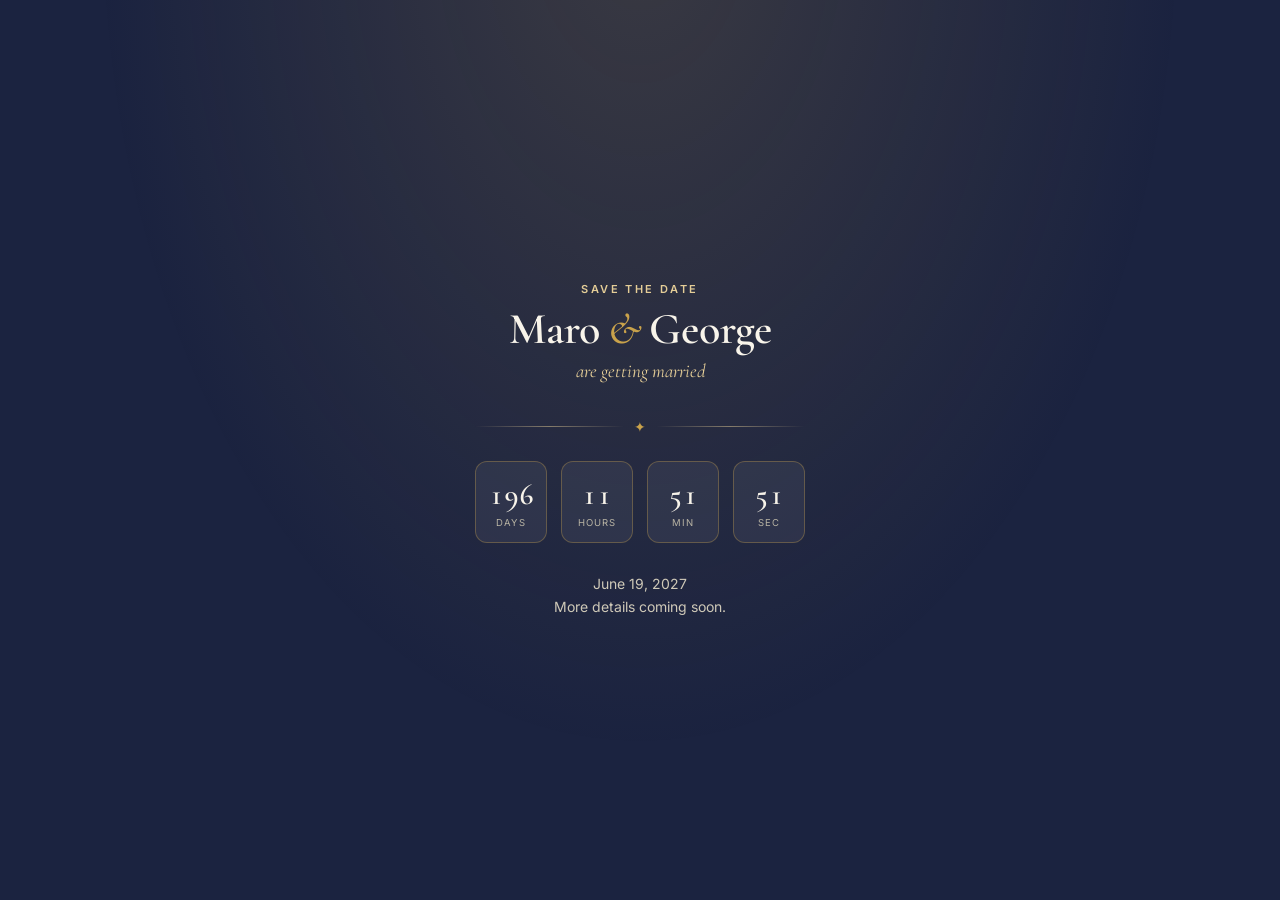
<file: index.html>
<!DOCTYPE html>
<html lang="en">
<head>
<meta charset="UTF-8">
<meta name="viewport" content="width=device-width, initial-scale=1.0">
<title>Maro & George — Save the Date</title>

<link rel="icon" type="image/png" href="engagement/favicon.png">
<link rel="apple-touch-icon" href="engagement/favicon.png">

<meta property="og:title" content="Maro & George are getting married!">
<meta property="og:description" content="Save the date — June 19, 2027. More details coming soon.">
<meta property="og:image" content="https://maroandgeorge.com/engagement/preview.jpg">
<meta property="og:url" content="https://maroandgeorge.com/">
<meta property="og:type" content="website">
<meta name="twitter:card" content="summary_large_image">

<style>
  @import url('https://fonts.googleapis.com/css2?family=Cormorant+Garamond:ital,wght@0,400;0,500;0,600;1,500&family=Inter:wght@400;500;600&display=swap');

  :root{
    --indigo: #1B2340;
    --indigo-2: #262F52;
    --gold: #C9A24B;
    --gold-soft: #E4CD97;
    --ivory: #F8F4EA;
    --wine: #6B1F2B;
    --charcoal: #2A2A28;
  }
  *{ box-sizing: border-box; }
  html,body{
    margin:0; padding:0; min-height:100vh;
    background: var(--indigo); color: var(--ivory);
    font-family:'Inter', sans-serif;
    display:flex; align-items:center; justify-content:center;
  }
  body::before{
    content:""; position:fixed; inset:0;
    background: radial-gradient(ellipse at 50% -10%, rgba(201,162,75,0.18), transparent 60%);
    pointer-events:none;
  }
  .wrap{
    max-width: 480px; width:100%;
    padding: 56px 32px;
    text-align:center;
    animation: rise 700ms ease-out both;
  }
  @keyframes rise{ from{opacity:0; transform:translateY(18px);} to{opacity:1; transform:translateY(0);} }

  .eyebrow{
    text-transform:uppercase; letter-spacing:0.22em; font-size:11px;
    color: var(--gold-soft); font-weight:600; margin-bottom: 10px;
  }
  h1{
    font-family:'Cormorant Garamond', serif; font-weight:600;
    font-size: 44px; margin: 0 0 6px; line-height:1.08;
  }
  .ampersand{ color:var(--gold); font-style:italic; font-weight:500; padding:0 8px; }
  .subline{
    font-family:'Cormorant Garamond', serif; font-style:italic;
    font-size:19px; color: var(--gold-soft); margin: 0 0 36px;
  }
  .divider{ display:flex; align-items:center; gap:10px; margin: 26px 0; }
  .divider .line{ flex:1; height:1px; background: linear-gradient(90deg, transparent, rgba(228,205,151,0.5), transparent); }
  .divider .mark{ color:var(--gold); font-size:14px; }

  .countdown{
    display:flex; justify-content:center; gap: 14px; margin: 8px 0 30px;
  }
  .countdown .unit{
    background: rgba(255,255,255,0.06);
    border: 1px solid rgba(201,162,75,0.35);
    border-radius: 12px;
    padding: 14px 6px;
    width: 72px;
  }
  .countdown .num{
    font-family:'Cormorant Garamond', serif; font-size: 30px; font-weight:600; color: var(--ivory);
    font-variant-numeric: tabular-nums;
  }
  .countdown .lbl{
    font-size: 9.5px; text-transform:uppercase; letter-spacing:0.12em; color:#b9b4a4; margin-top:4px;
  }

  .note{ font-size:14px; line-height:1.6; color:#cfc9b8; }
</style>
</head>
<body>
  <div class="wrap">
    <div class="eyebrow">Save the Date</div>
    <h1>Maro<span class="ampersand">&amp;</span>George</h1>
    <div class="subline">are getting married</div>

    <div class="divider"><div class="line"></div><div class="mark">&#10022;</div><div class="line"></div></div>

    <div class="countdown" id="countdown">
      <div class="unit"><div class="num" id="cd-days">--</div><div class="lbl">Days</div></div>
      <div class="unit"><div class="num" id="cd-hours">--</div><div class="lbl">Hours</div></div>
      <div class="unit"><div class="num" id="cd-mins">--</div><div class="lbl">Min</div></div>
      <div class="unit"><div class="num" id="cd-secs">--</div><div class="lbl">Sec</div></div>
    </div>

    <div class="note">June 19, 2027<br>More details coming soon.</div>
  </div>

<script>
(function(){
  // When the real wedding site is ready, change REDIRECT_TARGET to "wedding/"
  // and uncomment the redirect line below — or simply re-upload the contents
  // of /wedding/ to this root index.html, whichever is easier at the time.
  var REDIRECT_TARGET = null; // e.g. "wedding/"
  if (REDIRECT_TARGET) {
    window.location.replace(REDIRECT_TARGET);
  }

  // Countdown to June 19, 2027, 12:00 AM America/New_York (Eastern).
  // Eastern is UTC-4 in June (daylight time), so this is 2027-06-19T04:00:00Z.
  var TARGET = new Date("2027-06-19T04:00:00Z").getTime();

  function tick(){
    var now = Date.now();
    var diff = Math.max(0, TARGET - now);
    var days = Math.floor(diff / 86400000);
    var hours = Math.floor((diff % 86400000) / 3600000);
    var mins = Math.floor((diff % 3600000) / 60000);
    var secs = Math.floor((diff % 60000) / 1000);
    document.getElementById('cd-days').textContent = days;
    document.getElementById('cd-hours').textContent = String(hours).padStart(2,'0');
    document.getElementById('cd-mins').textContent = String(mins).padStart(2,'0');
    document.getElementById('cd-secs').textContent = String(secs).padStart(2,'0');
  }
  tick();
  setInterval(tick, 1000);
})();
</script>
</body>
</html>
</file>
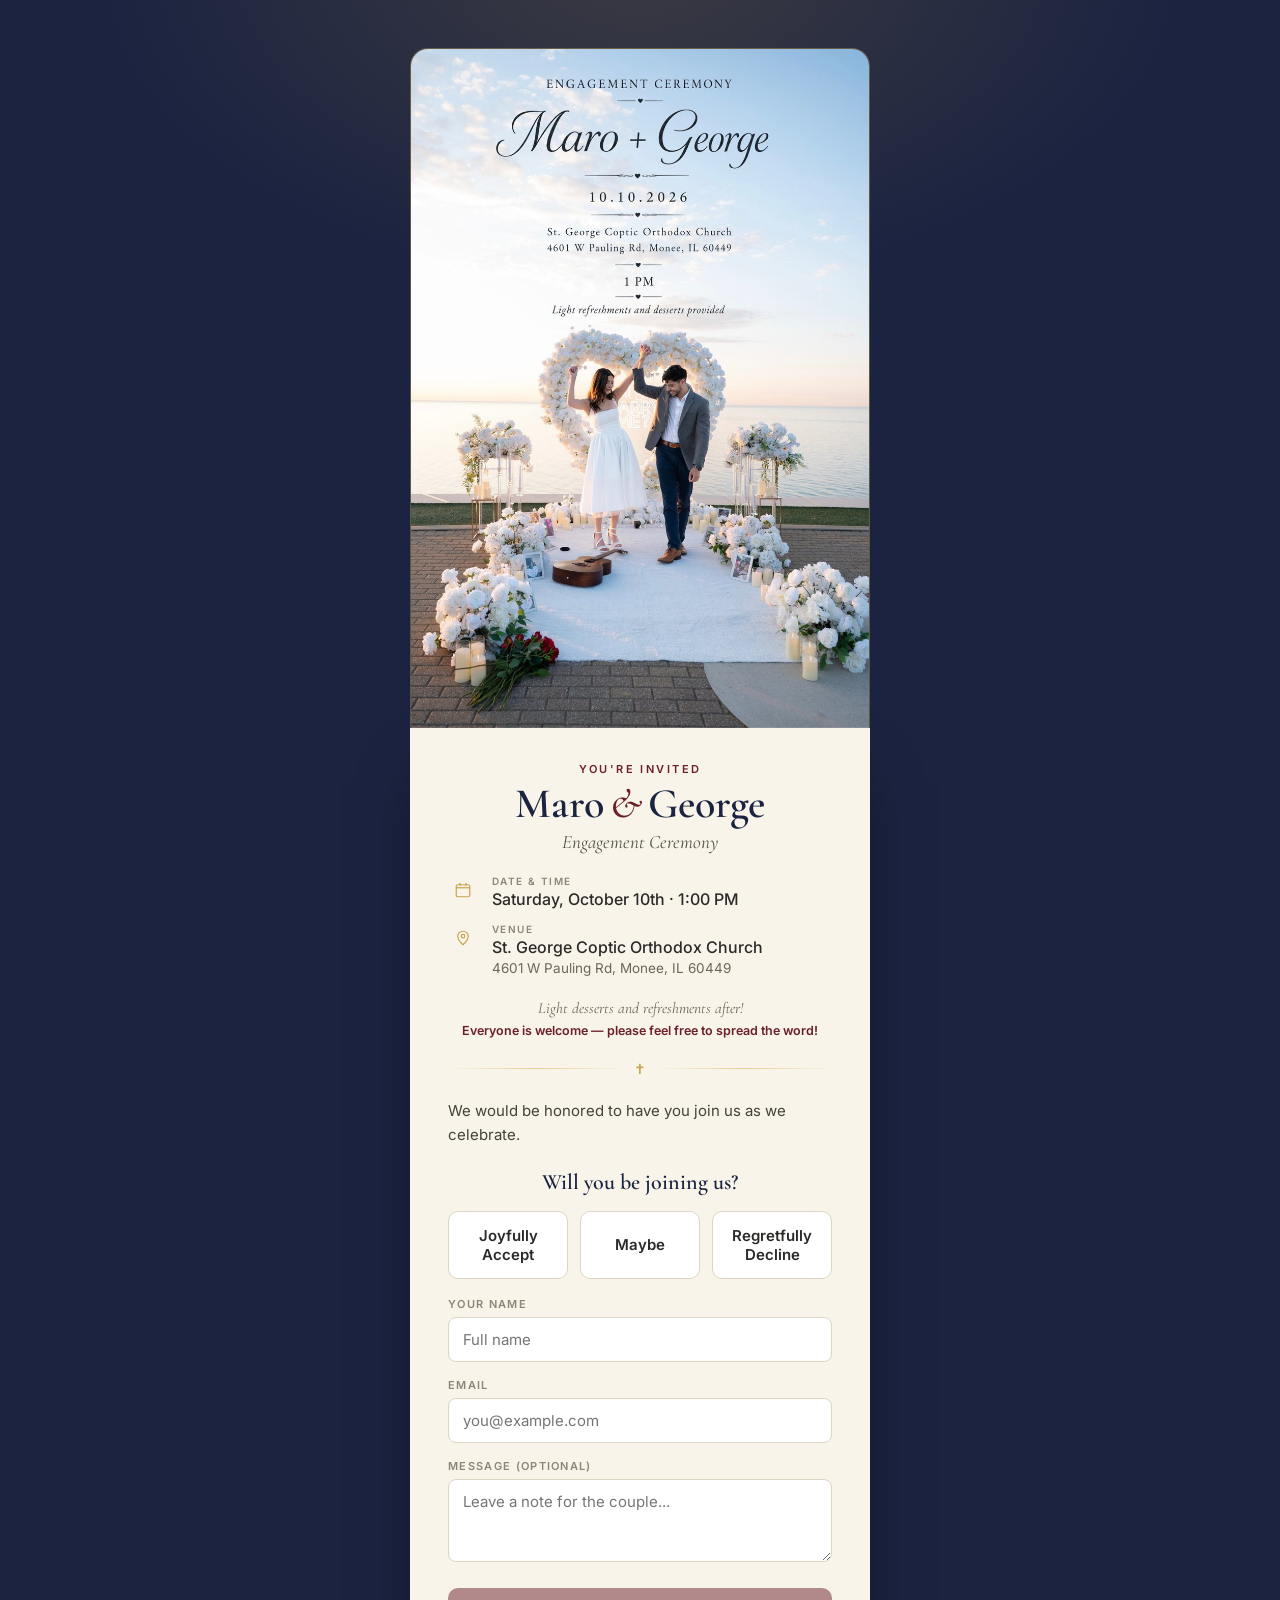
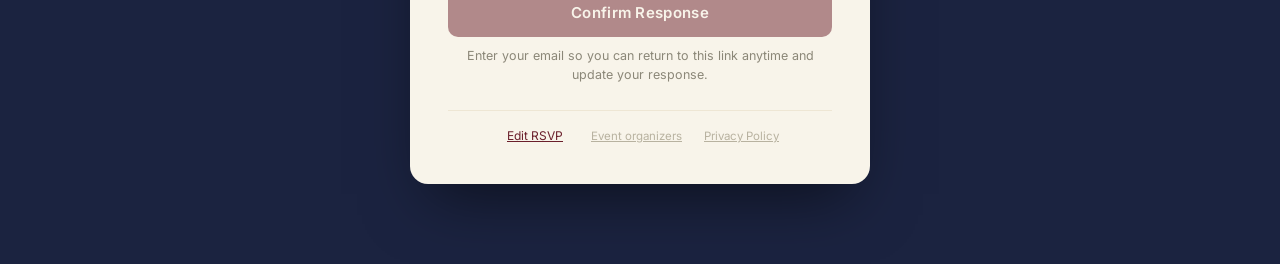
<file: engagement/index.html>
<!DOCTYPE html>
<html lang="en">
<head>
<meta charset="UTF-8">
<meta name="viewport" content="width=device-width, initial-scale=1.0">
<title>Maro & George — Engagement Ceremony</title>

<!-- Browser tab icon -->
<link rel="icon" type="image/png" href="favicon.png">
<link rel="apple-touch-icon" href="favicon.png">

<!-- Link preview (iMessage, WhatsApp, Facebook, etc.) -->
<meta property="og:title" content="Maro & George's Engagement Ceremony">
<meta property="og:description" content="You're invited! Saturday, October 10th at 1:00 PM — St. George Coptic Orthodox Church. Tap to RSVP.">
<meta property="og:image" content="https://maroandgeorge.com/engagement/preview.jpg">
<meta property="og:url" content="https://maroandgeorge.com/engagement/">
<meta property="og:type" content="website">
<meta name="twitter:card" content="summary_large_image">
<meta name="twitter:title" content="Maro & George's Engagement Ceremony">
<meta name="twitter:description" content="You're invited! Saturday, October 10th at 1:00 PM — St. George Coptic Orthodox Church. Tap to RSVP.">
<meta name="twitter:image" content="https://maroandgeorge.com/engagement/preview.jpg">
<style>
  @import url('https://fonts.googleapis.com/css2?family=Cormorant+Garamond:ital,wght@0,400;0,500;0,600;1,500&family=Inter:wght@400;500;600&display=swap');

  :root{
    --indigo: #1B2340;
    --indigo-2: #262F52;
    --gold: #C9A24B;
    --gold-soft: #E4CD97;
    --ivory: #F8F4EA;
    --wine: #6B1F2B;
    --charcoal: #2A2A28;
  }

  *{ box-sizing: border-box; }

  html,body{
    margin:0; padding:0;
    background: var(--indigo);
    color: var(--ivory);
    font-family: 'Inter', sans-serif;
  }

  .stage{
    min-height:0;
    display:flex;
    flex-direction:column;
    align-items:center;
    justify-content:flex-start;
    padding: 48px 20px 80px;
    position:relative;
    overflow-x:hidden;
  }

  .stage::before{
    content:"";
    position:absolute;
    top:0; left:0; right:0; height:340px;
    background:
      radial-gradient(ellipse at 50% -10%, rgba(201,162,75,0.18), transparent 60%);
    pointer-events:none;
  }

  .photo-wrap{
    width:100%;
    max-width: 460px;
    border-radius: 18px 18px 0 0;
    overflow:hidden;
    z-index:1;
    animation: rise 700ms ease-out both;
    border: 1px solid rgba(201,162,75,0.4);
    border-bottom: none;
  }
  .photo-wrap img{
    display:block;
    width:100%;
    height:auto;
  }

  .card{
    background: var(--ivory);
    color: var(--charcoal);
    width:100%;
    max-width: 460px;
    border-radius: 0 0 18px 18px;
    padding: 0 0 40px;
    box-shadow: 0 30px 60px -20px rgba(0,0,0,0.55);
    z-index:1;
    animation: rise 700ms ease-out both;
  }

  @keyframes rise{
    from{ opacity:0; transform: translateY(18px); }
    to{ opacity:1; transform: translateY(0); }
  }

  @media (prefers-reduced-motion: reduce){
    .card, .arch-wrap svg .flicker { animation: none !important; }
  }

  .card-inner{ padding: 8px 38px 0; }

  .eyebrow{
    text-align:center;
    text-transform: uppercase;
    letter-spacing: 0.22em;
    font-size: 11px;
    color: var(--wine);
    font-weight: 600;
    margin: 26px 0 6px;
  }

  h1.names{
    font-family: 'Cormorant Garamond', serif;
    font-weight: 600;
    font-size: 42px;
    text-align:center;
    margin: 0 0 4px;
    line-height: 1.05;
    color: var(--indigo);
  }

  .ampersand{
    color: var(--wine);
    font-style: italic;
    font-weight: 500;
    padding: 0 6px;
  }

  .subline{
    text-align:center;
    font-family: 'Cormorant Garamond', serif;
    font-style: italic;
    font-size: 19px;
    color: #55524a;
    margin: 0 0 22px;
  }

  .divider{
    display:flex;
    align-items:center;
    gap:10px;
    margin: 22px 0;
  }
  .divider .line{ flex:1; height:1px; background: linear-gradient(90deg, transparent, var(--gold-soft), transparent); }
  .divider .mark{ color: var(--gold); font-size: 14px; }

  .details{
    display:flex;
    flex-direction: column;
    gap: 14px;
    margin-bottom: 26px;
  }

  .detail-row{
    display:flex;
    gap:14px;
    align-items:flex-start;
  }

  .detail-icon{
    flex: 0 0 30px;
    height:30px;
    display:flex;
    align-items:center;
    justify-content:center;
    color: var(--gold);
  }

  .detail-text .label{
    font-size: 10px;
    text-transform: uppercase;
    letter-spacing: 0.14em;
    color: #8b8778;
    font-weight:600;
    margin-bottom: 2px;
  }
  .detail-text .value{
    font-size: 16px;
    color: var(--charcoal);
    font-weight: 500;
  }

  .greeting{
    font-size: 15px;
    line-height:1.6;
    color: #43413a;
    margin-bottom: 22px;
  }
  .greeting .guest-name{
    color: var(--wine);
    font-weight: 600;
  }

  /* RSVP block */
  .rsvp-block{ margin-top: 6px; }

  .rsvp-question{
    font-family: 'Cormorant Garamond', serif;
    font-size: 22px;
    font-weight: 600;
    color: var(--indigo);
    text-align:center;
    margin-bottom: 16px;
  }

  .choice-row{
    display:flex;
    gap:12px;
    margin-bottom: 18px;
  }

  .choice-btn{
    flex:1;
    padding: 14px 10px;
    border-radius: 10px;
    border: 1.5px solid #ddd6c4;
    background: #fff;
    font-family: 'Inter', sans-serif;
    font-weight: 600;
    font-size: 15px;
    color: var(--charcoal);
    cursor:pointer;
    transition: all 160ms ease;
  }
  .choice-btn:hover{ border-color: var(--gold); }
  .choice-btn:focus-visible{ outline: 2px solid var(--wine); outline-offset:2px; }
  .choice-btn.selected-yes{ background: var(--wine); border-color: var(--wine); color: var(--ivory); }
  .choice-btn.selected-no{ background: var(--indigo); border-color: var(--indigo); color: var(--ivory); }
  .choice-btn.selected-maybe{ background: var(--gold); border-color: var(--gold); color: var(--indigo); }

  .party-grid{ display:flex; gap: 16px; margin-bottom: 16px; }
  .party-col{ flex:1; }
  .party-col label{
    display:block; font-size: 11px; text-transform:uppercase; letter-spacing:0.12em;
    color: #8b8778; font-weight:600; margin-bottom: 6px;
  }

  .field{
    margin-bottom: 16px;
  }
  .field label{
    display:block;
    font-size: 11px;
    text-transform: uppercase;
    letter-spacing: 0.12em;
    color: #8b8778;
    font-weight:600;
    margin-bottom: 6px;
  }
  .field input, .field textarea{
    width:100%;
    padding: 12px 14px;
    border-radius: 8px;
    border: 1.5px solid #ddd6c4;
    font-family: 'Inter', sans-serif;
    font-size: 15px;
    background: #fff;
    color: var(--charcoal);
  }
  .field input:focus, .field textarea:focus{
    outline: none;
    border-color: var(--gold);
    box-shadow: 0 0 0 3px rgba(201,162,75,0.18);
  }

  .party-size{ display:flex; align-items:center; gap:12px; }
  .stepper{ display:flex; align-items:center; gap:10px; }
  .stepper button{
    width:32px; height:32px; border-radius:50%;
    border:1.5px solid #ddd6c4; background:#fff; color:var(--indigo);
    font-size:16px; font-weight:700; cursor:pointer;
  }
  .stepper button:focus-visible{ outline: 2px solid var(--wine); outline-offset:2px; }
  .stepper span{ min-width: 20px; text-align:center; font-weight:600; }

  .submit-btn{
    width:100%;
    padding: 15px;
    border-radius: 10px;
    border: none;
    background: var(--wine);
    color: var(--ivory);
    font-family: 'Inter', sans-serif;
    font-weight: 600;
    font-size: 15px;
    letter-spacing: 0.02em;
    cursor:pointer;
    margin-top: 6px;
    transition: filter 150ms ease;
  }
  .submit-btn:hover{ filter: brightness(1.08); }
  .submit-btn:disabled{ opacity:0.5; cursor:not-allowed; }
  .submit-btn:focus-visible{ outline: 2px solid var(--gold); outline-offset:2px; }

  .hint{
    font-size: 12.5px;
    color: #8b8778;
    text-align:center;
    margin-top: 10px;
    line-height:1.5;
  }

  .status-banner{
    text-align:center;
    padding: 8px 14px;
    border-radius: 8px;
    font-size: 13px;
    font-weight: 600;
    margin-bottom: 18px;
  }
  .status-banner.yes{ background:#EFE6E8; color: var(--wine); }
  .status-banner.no{ background:#E7E9F0; color: var(--indigo); }
  .status-banner.maybe{ background:#F5EDD9; color:#8A6D1F; }

  .edit-link{
    display:block;
    text-align:center;
    margin-top: 14px;
    font-size: 13px;
    color: var(--wine);
    text-decoration: underline;
    cursor:pointer;
    background:none; border:none; font-family:inherit;
  }

  .confirmation{
    text-align:center;
    padding: 10px 0 4px;
  }
  .confirmation .glyph{
    font-size: 34px;
    color: var(--gold);
    margin-bottom: 10px;
  }
  .confirmation h2{
    font-family:'Cormorant Garamond', serif;
    font-size: 26px;
    color: var(--indigo);
    margin: 0 0 8px;
  }
  .confirmation p{ color:#55524a; font-size:14.5px; line-height:1.6; margin: 0 0 18px;}

  .loading, .error-box{
    text-align:center;
    padding: 60px 20px;
    color: var(--ivory);
    font-family: 'Cormorant Garamond', serif;
    font-size: 19px;
  }

  /* ADMIN */
  .admin-wrap{
    width:100%; max-width: 640px;
    background: var(--ivory); color: var(--charcoal);
    border-radius: 14px; padding: 32px 30px 40px;
    box-shadow: 0 30px 60px -20px rgba(0,0,0,0.55);
  }
  .admin-wrap h1{
    font-family:'Cormorant Garamond', serif;
    color: var(--indigo); font-size: 30px; margin: 0 0 4px;
  }
  .admin-wrap .sub{ color:#8b8778; font-size:13px; margin-bottom:22px; }
  .admin-section{ margin-bottom: 30px; }
  .admin-section h2{
    font-size: 12px; text-transform:uppercase; letter-spacing:0.12em;
    color: var(--wine); font-weight:700; margin-bottom:12px;
  }
  textarea.bulk{
    width:100%; min-height:110px; padding:12px 14px; border-radius:8px;
    border:1.5px solid #ddd6c4; font-family:'Inter',monospace; font-size:13.5px;
  }
  .admin-btn{
    padding:10px 18px; border-radius:8px; border:none; background:var(--wine);
    color:var(--ivory); font-weight:600; font-size:13.5px; cursor:pointer; margin-top:10px;
  }
  .admin-btn.secondary{ background: var(--indigo); }
  table.guest-table{ width:100%; border-collapse: collapse; font-size:13.5px; }
  table.guest-table th{
    text-align:left; text-transform:uppercase; font-size:10.5px; letter-spacing:0.1em;
    color:#8b8778; padding: 8px 6px; border-bottom: 1.5px solid #eee6d4;
  }
  table.guest-table td{ padding: 9px 6px; border-bottom: 1px solid #f0ebdd; vertical-align: top; }

  /* Mobile: turn each table row into a stacked "card" instead of a squished
     horizontally-scrolling table, so everything is readable without pinching/scrolling. */
  @media (max-width: 640px) {
    table.guest-table thead{
      position: absolute; width: 1px; height: 1px; overflow: hidden;
      clip: rect(0,0,0,0); white-space: nowrap; border: 0; padding: 0; margin: -1px;
    }
    table.guest-table, table.guest-table tbody, table.guest-table tr, table.guest-table td{
      display: block; width: 100%;
    }
    table.guest-table tr{
      background: #fff; border: 1px solid #eee6d4; border-radius: 10px;
      padding: 10px 12px; margin-bottom: 12px;
    }
    table.guest-table td{
      border-bottom: none; padding: 6px 0; display: flex; justify-content: space-between;
      align-items: flex-start; gap: 12px; text-align: right;
    }
    table.guest-table td::before{
      content: attr(data-label); font-size: 10.5px; text-transform: uppercase;
      letter-spacing: 0.08em; color: #8b8778; font-weight: 700; text-align: left;
      flex-shrink: 0;
    }
    table.guest-table .copy-link{ text-align: right; }
  }
  .pill{ padding:3px 9px; border-radius:20px; font-size:11px; font-weight:700; }
  .pill.yes{ background:#EFE6E8; color:var(--wine); }
  .pill.no{ background:#E7E9F0; color:var(--indigo); }
  .pill.maybe{ background:#F5EDD9; color:#8A6D1F; }
  .pill.pending{ background:#f2ede0; color:#8b8778; }
  .copy-link{ font-size:12px; color:var(--wine); cursor:pointer; text-decoration:underline; word-break: break-all; }
  .admin-login{ max-width:340px; margin: 100px auto 0; text-align:center; }
  .admin-login input{ width:100%; padding:12px 14px; border-radius:8px; border:1.5px solid #ddd6c4; margin: 14px 0; font-size:15px; }
  .summary-row{ display:flex; gap:18px; margin-bottom:18px; flex-wrap:wrap; }
  .summary-chip{ background:#F2EDE0; padding:10px 16px; border-radius:10px; font-size:13px; }
  .summary-chip b{ display:block; font-family:'Cormorant Garamond', serif; font-size:22px; color:var(--indigo); }
</style>
</head>
<body>

<div id="app" class="stage"></div>

<script>
(function(){
  const EVENT = {
    coupleA: "Maro",
    coupleB: "George",
    title: "Engagement Ceremony",
    dateLabel: "Saturday, October 10th",
    timeLabel: "1:00 PM",
    venue: "St. George Coptic Orthodox Church",
    address: "4601 W Pauling Rd, Monee, IL 60449",
    note: "Light desserts and refreshments after!",
    openInvite: "Everyone is welcome — please feel free to spread the word!",
  };

  const PHOTO_DATA_URI = "[data-uri]";

  // Shared across the whole site — this must match ADMIN_PASSCODE in
  // wedding/admin/index.html and wedding/admin/seating.html, so logging in
  // once on any admin page unlocks the others too (single sign-on via
  // sessionStorage, see sessionStorageSafeSet() below).
  const ADMIN_PASSCODE = "MaroGeorgeWedding2027";

  // PASTE YOUR GOOGLE APPS SCRIPT WEB APP URL HERE (see SETUP_INSTRUCTIONS.md)
  const API_URL = "https://script.google.com/macros/s/AKfycbwzEPctYkISweBpnYKHBXpvk7RMCM7xiQxYgI-xnmEOZ7p2wjqDUm_Xfa7d4DcCro-T/exec";

  // PASTE YOUR ACTUAL PUBLISHED WIX PAGE URL HERE — this ensures personal
  // links point to your real site, not Wix's internal file storage address.
  // Example: "https://yourname.wixsite.com/engagement-rsvp"
  const SITE_URL = "https://MaroandGeorge.com/engagement/";

  const params = new URLSearchParams(window.location.search);
  const hash = window.location.hash || '';
  const hashParams = new URLSearchParams(hash.replace(/^#\/?/, ''));

  // When embedded in a host page (e.g. a Wix HTML element) on the SAME domain,
  // we can read the real page URL directly — no host-side code required.
  // This is wrapped in try/catch because if the host is a different domain,
  // browsers block this access entirely (and that's fine — we just fall back).
  function getOuterParam(name){
    const tryWindow = (w) => {
      try{
        if (w && w !== window && w.location){
          const p = new URLSearchParams(w.location.search);
          if (p.has(name)) return p.get(name);
          const h = w.location.hash || '';
          const hp = new URLSearchParams(h.replace(/^#\/?/, ''));
          if (hp.has(name)) return hp.get(name);
        }
      }catch(e){ /* cross-origin — ignore, fall back to open invite */ }
      return null;
    };
    return tryWindow(window.parent) || tryWindow(window.top);
  }

  const guestId = params.get('g') || hashParams.get('g') || getOuterParam('g');
  let currentGuestId = guestId;
  const isAdmin = params.has('admin') || hash.includes('admin') || !!getOuterParam('admin');
  const app = document.getElementById('app');

  function esc(s){
    const d = document.createElement('div');
    d.innerText = s == null ? '' : s;
    return d.innerHTML;
  }

  function photoHTML(){
    return `
    <div class="photo-wrap">
      <img src="${PHOTO_DATA_URI}" alt="Maro and George celebrating their engagement by the water" />
    </div>`;
  }

  // ---------- STORAGE HELPERS ----------
  // ---------- BACKEND API HELPERS (Google Apps Script + Sheet) ----------
  async function apiGet(action, params){
    params = params || {};
    const url = new URL(API_URL);
    url.searchParams.set('action', action);
    Object.keys(params).forEach(k => url.searchParams.set(k, params[k]));
    const res = await fetch(url.toString());
    return res.json();
  }
  async function apiPost(action, payload){
    const res = await fetch(API_URL, {
      method: 'POST',
      headers: { 'Content-Type': 'text/plain;charset=utf-8' }, // avoids CORS preflight
      body: JSON.stringify(Object.assign({ action: action }, payload))
    });
    return res.json();
  }

  async function listRSVPs(){
    try{
      const data = await apiGet('listRSVPs');
      return (data.rsvps || []).map(r => ({ id: r.id, record: r }));
    }catch(e){ console.error(e); return []; }
  }
  async function getRSVP(id){
    const entries = await listRSVPs();
    const match = entries.find(e => e.id === id);
    return match ? match.record : null;
  }
  async function setRSVP(id, data){
    return apiPost('saveRSVP', Object.assign({ id: id }, data));
  }
  async function listGuests(){
    try{
      const data = await apiGet('listGuests');
      return data.guests || [];
    }catch(e){ console.error(e); return []; }
  }
  async function findGuestById(id){
    const guests = await listGuests();
    return guests.find(g => g.id === id) || null;
  }
  async function getGuestData(id){
    try{
      const data = await apiGet('getGuestData', { id });
      return { guest: data.guest || null, rsvp: data.rsvp || null };
    }catch(e){ console.error(e); return { guest: null, rsvp: null }; }
  }
  async function addGuests(guestArray){
    return apiPost('addGuests', { guests: guestArray });
  }

  function makeId(){
    return Math.random().toString(36).slice(2, 8);
  }

  function displayLink(url){
    // Strips the protocol for a cleaner-looking link — most messaging apps
    // (iMessage, Android Messages) still auto-detect and hyperlink a bare
    // domain like "MaroandGeorge.com/..." without needing "https://" shown.
    return url.replace(/^https?:\/\//i, '');
  }

  function baseUrl(){
    // Prefer an explicitly configured public URL if you've set one (most reliable).
    if (SITE_URL && SITE_URL !== "PASTE_YOUR_PUBLISHED_WIX_URL_HERE"){
      return SITE_URL.replace(/\/$/, '') + '/';
    }
    // Otherwise, try to read the real page address from the parent Wix page
    // (works when same-origin, which the query-param lookup already relies on).
    try{
      if (window.parent && window.parent !== window && window.parent.location){
        return window.parent.location.origin + window.parent.location.pathname;
      }
    }catch(e){ /* cross-origin — fall through */ }
    // Last resort: this page's own address (may be the internal file URL if embedded).
    return window.location.origin + window.location.pathname;
  }

  // ---------- GUEST RSVP VIEW ----------
  function renderCardShell(innerHTML){
    app.innerHTML = `
      ${photoHTML()}
      <div class="card"><div class="card-inner">${innerHTML}</div></div>
    `;
  }

  function detailsHTML(){
    return `
      <div class="details">
        <div class="detail-row">
          <div class="detail-icon">
            <svg width="18" height="18" viewBox="0 0 24 24" fill="none"><rect x="3" y="5" width="18" height="16" rx="2" stroke="currentColor" stroke-width="1.6"/><path d="M3 9H21" stroke="currentColor" stroke-width="1.6"/><path d="M8 3V6M16 3V6" stroke="currentColor" stroke-width="1.6" stroke-linecap="round"/></svg>
          </div>
          <div class="detail-text"><div class="label">Date & Time</div><div class="value">${esc(EVENT.dateLabel)} · ${esc(EVENT.timeLabel)}</div></div>
        </div>
        <div class="detail-row">
          <div class="detail-icon">
            <svg width="18" height="18" viewBox="0 0 24 24" fill="none"><path d="M12 21C12 21 19 14.5 19 9.5C19 5.9 15.9 3 12 3C8.1 3 5 5.9 5 9.5C5 14.5 12 21 12 21Z" stroke="currentColor" stroke-width="1.6"/><circle cx="12" cy="9.5" r="2.3" stroke="currentColor" stroke-width="1.6"/></svg>
          </div>
          <div class="detail-text"><div class="label">Venue</div><div class="value">${esc(EVENT.venue)}${EVENT.address ? '<br><span style="font-weight:400;font-size:13.5px;color:#6b6858;">' + esc(EVENT.address) + '</span>' : ''}</div></div>
        </div>
      </div>
      ${EVENT.note ? `<div style="text-align:center;font-family:'Cormorant Garamond',serif;font-style:italic;font-size:15.5px;color:#6b6858;margin:-4px 0 6px;">${esc(EVENT.note)}</div>` : ''}
      ${EVENT.openInvite ? `<div style="text-align:center;font-family:'Inter',sans-serif;font-size:12.5px;color:var(--wine);font-weight:600;margin:0 0 18px;">${esc(EVENT.openInvite)}</div>` : ''}
      <div class="divider"><div class="line"></div><div class="mark">✝</div><div class="line"></div></div>
    `;
  }

  function headerHTML(){
    return `
      <div class="eyebrow">You're Invited</div>
      <h1 class="names">${esc(EVENT.coupleA)}<span class="ampersand">&amp;</span>${esc(EVENT.coupleB)}</h1>
      <div class="subline">${esc(EVENT.title)}</div>
    `;
  }

  function footerHTML(){
    return `
      <div style="margin-top:26px;padding-top:16px;border-top:1px solid #eee6d4;text-align:center;display:flex;flex-wrap:wrap;justify-content:center;align-items:center;gap:10px 16px;">
        <button type="button" id="editRsvpLink" style="background:none;border:none;font-family:'Inter',sans-serif;font-size:12px;color:var(--wine);cursor:pointer;text-decoration:underline;white-space:nowrap;">Edit RSVP</button>
        <button type="button" id="orgLink" style="background:none;border:none;font-family:'Inter',sans-serif;font-size:11.5px;color:#b8b2a0;cursor:pointer;text-decoration:underline;white-space:nowrap;">Event organizers</button>
        <a href="/privacy/" style="font-family:'Inter',sans-serif;font-size:11.5px;color:#b8b2a0;text-decoration:underline;white-space:nowrap;">Privacy Policy</a>
      </div>
    `;
  }

  function wireFooter(){
    const el = document.getElementById('orgLink');
    if (el) el.addEventListener('click', () => renderAdminLogin());
    const editEl = document.getElementById('editRsvpLink');
    if (editEl) editEl.addEventListener('click', () => renderEditByEmail());
  }

  function renderEditByEmail(){
    const bodyHTML = headerHTML() + `
      <div class="greeting" style="text-align:center;">Enter the email you used when you RSVP'd, and we'll pull up your response so you can make changes.</div>
      <div class="field">
        <label>Email</label>
        <input type="email" id="lookupEmail" placeholder="you@example.com" />
      </div>
      <button class="submit-btn" id="lookupBtn">Find My RSVP</button>
      <button type="button" id="backToInviteBtn" style="background:none;border:none;font-family:'Inter',sans-serif;font-size:13px;color:var(--wine);text-decoration:underline;cursor:pointer;display:block;margin:14px auto 0;">Back to invitation</button>
    ` + footerHTML();
    renderCardShell(bodyHTML);
    wireFooter();

    document.getElementById('backToInviteBtn').addEventListener('click', () => renderGuestFlow());

    document.getElementById('lookupBtn').addEventListener('click', async () => {
      const btn = document.getElementById('lookupBtn');
      const email = (document.getElementById('lookupEmail').value || '').trim().toLowerCase();
      if (!email){ alert('Please enter an email address.'); return; }
      btn.disabled = true;
      btn.innerText = 'Searching…';
      const entries = await listRSVPs();
      const match = entries.find(e => (e.record.email || '').trim().toLowerCase() === email);
      if (!match){
        alert("We couldn't find an RSVP with that email. Please double check it, or submit a new response from the invitation page.");
        btn.disabled = false;
        btn.innerText = 'Find My RSVP';
        return;
      }
      currentGuestId = match.id;
      const inner = document.querySelector('.card-inner');
      inner.innerHTML = headerHTML() + detailsHTML() + renderForm(match.record.name, match.record) + footerHTML();
      wireForm(match.record.name, match.record);
      wireFooter();
    });
  }

  async function renderGuestFlow(){
    if (currentGuestId){
      // A personal link was detected — show a lightweight loading state
      // instead of the fillable form, so nothing gets swapped out from
      // under someone who's already started typing.
      const loadingBody = headerHTML() + `<div class="loading" style="color:#8b8778; padding:30px 0;">Loading your invitation…</div>`;
      renderCardShell(loadingBody);
      await tryPersonalize(currentGuestId);
    } else {
      // No personal link — show the open-invite form immediately.
      let bodyHTML = headerHTML() + detailsHTML() + renderForm(null, null) + footerHTML();
      renderCardShell(bodyHTML);
      wireFooter();
      wireForm(null);
    }
  }

  async function tryPersonalize(id){
    const { guest, rsvp } = await getGuestData(id);
    if (!guest){
      // Personal link didn't match anything (bad/old link) — fall back
      // to the normal open-invite form so the guest can still RSVP.
      currentGuestId = null;
      let bodyHTML = headerHTML() + detailsHTML() + renderForm(null, null) + footerHTML();
      renderCardShell(bodyHTML);
      wireFooter();
      wireForm(null);
      return;
    }
    currentGuestId = id;
    // Fire-and-forget: records the first time this guest opens their link.
    // Never awaited/blocking — a failure here should never affect the page.
    apiPost('logView', { id: id }).catch(() => {});
    let bodyHTML = headerHTML() + detailsHTML();
    bodyHTML += rsvp ? renderSummary(rsvp) : renderForm(guest.name, null);
    bodyHTML += footerHTML();
    renderCardShell(bodyHTML);
    wireFooter();
    if (rsvp) wireSummary(rsvp);
    else wireForm(guest.name);
  }

  // Listen for Wix (or any host page) handing us a guest id via postMessage,
  // since URL query strings aren't always reliably passed into embedded pages.
  window.addEventListener('message', (event) => {
    const data = event.data;
    if (data && data.type === 'setGuest' && data.guestId){
      tryPersonalize(data.guestId);
    }
  });

  function renderSummary(rsvp){
    const isYes = rsvp.response === 'yes';
    const isMaybe = rsvp.response === 'maybe';
    const bannerClass = isYes ? 'yes' : (isMaybe ? 'maybe' : 'no');
    const bannerText = isYes
      ? "✓ You're marked as attending"
      : (isMaybe ? "You've marked yourself as a maybe" : "You've let us know you can't make it");
    const adults = rsvp.adults || 1;
    const kids = rsvp.kids || 0;
    return `
      <div class="status-banner ${bannerClass}">${bannerText}</div>
      <div class="greeting">
        Thank you, <span class="guest-name">${esc(rsvp.name)}</span> — your response has been recorded.
        ${isYes ? `We have you down for <b>${esc(String(adults))}</b> adult(s)${kids ? ` and <b>${esc(String(kids))}</b> kid(s)` : ''}.` : ''}
        ${rsvp.message ? `<br><br><span style="font-style:italic;color:#6b6858;">"${esc(rsvp.message)}"</span>` : ''}
      </div>
      <button class="edit-link" id="editBtn">Need to change your response? Edit it here</button>
    `;
  }

  function wireSummary(rsvp){
    document.getElementById('editBtn').addEventListener('click', () => {
      const inner = document.querySelector('.card-inner');
      inner.innerHTML = headerHTML() + detailsHTML() + renderForm(rsvp.name, rsvp) + footerHTML();
      wireForm(rsvp.name, rsvp);
      wireFooter();
    });
  }

  function renderForm(prefillName, existing){
    const nameVal = existing ? existing.name : (prefillName || '');
    const emailVal = existing ? (existing.email || '') : '';
    const messageVal = existing ? (existing.message || '') : '';
    const adults = existing ? (existing.adults || 1) : 1;
    const kids = existing ? (existing.kids || 0) : 0;
    const selectedYes = existing && existing.response === 'yes';
    const selectedNo = existing && existing.response === 'no';
    const selectedMaybe = existing && existing.response === 'maybe';

    return `
      <div class="greeting">
        ${prefillName ? `Dear <span class="guest-name">${esc(prefillName)}</span>, we would be honored to have you join us as we celebrate.` : `We would be honored to have you join us as we celebrate.`}
      </div>
      <div class="rsvp-block">
        <div class="rsvp-question">Will you be joining us?</div>
        <div class="choice-row">
          <button type="button" class="choice-btn ${selectedYes ? 'selected-yes' : ''}" id="btnYes">Joyfully Accept</button>
          <button type="button" class="choice-btn ${selectedMaybe ? 'selected-maybe' : ''}" id="btnMaybe">Maybe</button>
          <button type="button" class="choice-btn ${selectedNo ? 'selected-no' : ''}" id="btnNo">Regretfully Decline</button>
        </div>

        <div class="field" id="nameField">
          <label>Your Name</label>
          <input type="text" id="nameInput" placeholder="Full name" value="${esc(nameVal)}" />
        </div>

        <div class="party-grid" id="partyField" style="display:none;">
          <div class="party-col">
            <label>Adults</label>
            <div class="stepper">
              <button type="button" id="adultsMinus">–</button>
              <span id="adultsCount">${adults}</span>
              <button type="button" id="adultsPlus">+</button>
            </div>
          </div>
          <div class="party-col">
            <label>Kids</label>
            <div class="stepper">
              <button type="button" id="kidsMinus">–</button>
              <span id="kidsCount">${kids}</span>
              <button type="button" id="kidsPlus">+</button>
            </div>
          </div>
        </div>

        <div class="field">
          <label>Email</label>
          <input type="email" id="emailInput" placeholder="you@example.com" value="${esc(emailVal)}" />
        </div>

        <div class="field">
          <label>Message (optional)</label>
          <textarea id="messageInput" rows="3" placeholder="Leave a note for the couple...">${esc(messageVal)}</textarea>
        </div>

        <button class="submit-btn" id="submitBtn" disabled>Confirm Response</button>
        <div class="hint">Enter your email so you can return to this link anytime and update your response.</div>
      </div>
    `;
  }

  function wireForm(prefillName, existing){
    let response = existing ? existing.response : null;
    let adults = existing ? (existing.adults || 1) : 1;
    let kids = existing ? (existing.kids || 0) : 0;

    const btnYes = document.getElementById('btnYes');
    const btnMaybe = document.getElementById('btnMaybe');
    const btnNo = document.getElementById('btnNo');
    const partyField = document.getElementById('partyField');
    const adultsCountEl = document.getElementById('adultsCount');
    const kidsCountEl = document.getElementById('kidsCount');
    const submitBtn = document.getElementById('submitBtn');
    const emailInput = document.getElementById('emailInput');
    const nameInput = document.getElementById('nameInput');
    const messageInput = document.getElementById('messageInput');

    function refreshChoiceUI(){
      btnYes.classList.toggle('selected-yes', response === 'yes');
      btnMaybe.classList.toggle('selected-maybe', response === 'maybe');
      btnNo.classList.toggle('selected-no', response === 'no');
      partyField.style.display = response === 'yes' ? 'flex' : 'none';
      submitBtn.disabled = !response;
    }
    refreshChoiceUI();

    btnYes.addEventListener('click', () => { response = 'yes'; refreshChoiceUI(); });
    btnMaybe.addEventListener('click', () => { response = 'maybe'; refreshChoiceUI(); });
    btnNo.addEventListener('click', () => { response = 'no'; refreshChoiceUI(); });

    document.getElementById('adultsMinus').addEventListener('click', () => {
      adults = Math.max(1, adults - 1);
      adultsCountEl.innerText = adults;
    });
    document.getElementById('adultsPlus').addEventListener('click', () => {
      adults = Math.min(15, adults + 1);
      adultsCountEl.innerText = adults;
    });
    document.getElementById('kidsMinus').addEventListener('click', () => {
      kids = Math.max(0, kids - 1);
      kidsCountEl.innerText = kids;
    });
    document.getElementById('kidsPlus').addEventListener('click', () => {
      kids = Math.min(15, kids + 1);
      kidsCountEl.innerText = kids;
    });

    submitBtn.addEventListener('click', async () => {
      const finalName = nameInput ? nameInput.value.trim() : prefillName;
      const email = emailInput.value.trim();
      const message = messageInput.value.trim();
      if (!finalName){ alert('Please enter your name.'); return; }
      if (!response){ alert('Please choose whether you can attend.'); return; }

      submitBtn.disabled = true;
      submitBtn.innerText = 'Saving…';

      const record = {
        name: finalName,
        email: email,
        response: response,
        adults: response === 'yes' ? adults : 1,
        kids: response === 'yes' ? kids : 0,
        message: message,
        updatedAt: new Date().toISOString()
      };

      const idToUse = currentGuestId || ('guest_' + finalName.toLowerCase().replace(/[^a-z0-9]+/g,'_'));

      try{
        await setRSVP(idToUse, record);
        const inner = document.querySelector('.card-inner');
        inner.innerHTML = headerHTML() + detailsHTML() + renderSummary(record) + footerHTML();
        wireSummary(record);
        wireFooter();
      }catch(e){
        alert('Something went wrong saving your response. Please try again.');
        submitBtn.disabled = false;
        submitBtn.innerText = 'Confirm Response';
      }
    });
  }

  // ---------- ADMIN VIEW ----------
  function renderAdminLogin(){
    app.innerHTML = `
      <div class="admin-login card" style="padding:34px;">
        <h1 style="font-family:'Cormorant Garamond',serif;color:var(--indigo);font-size:26px;margin:0;">Admin Access</h1>
        <input type="password" id="pass" placeholder="Enter passcode" />
        <button class="admin-btn" id="loginBtn">Enter</button>
      </div>
    `;
    document.getElementById('loginBtn').addEventListener('click', () => {
      if (document.getElementById('pass').value === ADMIN_PASSCODE){
        sessionStorageSafeSet();
        renderAdmin();
      } else {
        alert('Incorrect passcode.');
      }
    });
  }

  // Shared sign-on: the same sessionStorage key is set by wedding/admin/
  // and wedding/admin/seating.html, so unlocking any one admin page in this
  // browser tab unlocks all of them — no re-typing the passcode between them.
  let adminUnlocked = (sessionStorage.getItem('site_admin_ok') === '1');
  function sessionStorageSafeSet(){ adminUnlocked = true; sessionStorage.setItem('site_admin_ok', '1'); }

  async function renderAdmin(){
    app.innerHTML = `<div class="loading">Loading guest list…</div>`;
    let guests = await listGuests();

    const rsvpEntries = await listRSVPs();
    const rsvps = rsvpEntries.map(e => e.record);
    const yesRsvps = rsvps.filter(r => r.response === 'yes');
    const adultsTotal = yesRsvps.reduce((a,r) => a + (r.adults || 1), 0);
    const kidsTotal = yesRsvps.reduce((a,r) => a + (r.kids || 0), 0);
    const maybeCount = rsvps.filter(r => r.response === 'maybe').length;
    const noCount = rsvps.filter(r => r.response === 'no').length;

    app.innerHTML = `
      <div class="admin-wrap">
        <h1>Guest List &amp; RSVPs</h1>
        <div class="sub">${esc(EVENT.coupleA)} &amp; ${esc(EVENT.coupleB)}'s ${esc(EVENT.title)}</div>
        <div style="margin-bottom:18px;font-size:12.5px;color:#8b8778;">This is the archived engagement admin — kept here for reference. &nbsp;<a href="/wedding/admin/" style="color:var(--wine);font-weight:600;text-decoration:underline;">Go to Wedding Admin &rarr;</a></div>

        <div class="summary-row">
          <div class="summary-chip"><b>${rsvps.length}</b>Responses so far</div>
          <div class="summary-chip"><b>${adultsTotal}</b>Adults attending</div>
          <div class="summary-chip"><b>${kidsTotal}</b>Kids attending</div>
          <div class="summary-chip"><b>${maybeCount}</b>Maybe</div>
          <div class="summary-chip"><b>${noCount}</b>Declined</div>
        </div>

        <div class="admin-section">
          <div style="display:flex; justify-content:space-between; align-items:flex-end; flex-wrap:wrap; gap:10px;">
            <h2 style="margin-bottom:0;">RSVP Responses (${rsvps.length})</h2>
            <input type="text" id="rsvpSearch" placeholder="Search name or email…" style="padding:8px 12px;border-radius:8px;border:1.5px solid #ddd6c4;font-size:13px;min-width:200px;" />
          </div>
          <div style="font-size:12.5px;color:#8b8778;margin:8px 0;">This is an open invite, so responses are matched by whatever name each guest typed in — not linked to a specific person on your phone list below.</div>
          <table class="guest-table">
            <thead><tr><th>Name</th><th>Email</th><th>Status</th><th>Message</th></tr></thead>
            <tbody id="rsvpTableBody"></tbody>
          </table>
          <div id="rsvpPagination" style="display:flex; justify-content:space-between; align-items:center; flex-wrap:wrap; gap:10px; margin-top:14px;"></div>
        </div>

        <div class="admin-section">
          <div style="display:flex; justify-content:space-between; align-items:flex-end; flex-wrap:wrap; gap:10px;">
            <h2 style="margin-bottom:0;">Phone List &amp; Personal Links (for texting)</h2>
            <input type="text" id="guestSearch" placeholder="Search name or phone…" style="padding:8px 12px;border-radius:8px;border:1.5px solid #ddd6c4;font-size:13px;min-width:200px;" />
          </div>
          <div style="font-size:12.5px;color:#8b8778;margin:8px 0;">One per line: <code>Name, Phone</code> (phone in E.164 format e.g. +13125551234). You can also select and copy two columns (Name, Phone) directly from a spreadsheet and paste them here — that works too. Each person gets their own personal link with their name pre-filled. You can also just share the general invite link (no personal link needed) with anyone else — both work.</div>
          <textarea class="bulk" id="bulkInput" placeholder="Mina Fahmy, +13125551234&#10;Sarah Boutros, +17735559876"></textarea>
          <button class="admin-btn" id="addBtn">Add to phone list</button>
          <button class="admin-btn" id="sendInvitesBtn">Send texts to new guests</button>
          <button class="admin-btn secondary" id="csvBtn">Export CSV for texting script</button>
          <button class="admin-btn secondary" id="markTextedBtn">Mark selected as already texted</button>
          <br/>
          <button class="admin-btn" id="sendRemindersBtn" style="margin-top:8px;">Send reminders (texted, no RSVP yet)</button>
          <button class="admin-btn secondary" id="reminderCsvBtn" style="margin-top:8px;">Export reminder list (texted, no RSVP yet)</button>
          <label style="font-size:12.5px;color:#8b8778;margin-left:12px;">
            <input type="checkbox" id="includeTextedCheckbox" style="vertical-align:middle;" />
            Include already-texted guests
          </label>
          <div style="font-size:12px;color:#8b8778;margin-top:6px;">Use this if you already texted people manually or with an older version of the script — check the box next to their name below, then click "Mark selected as already texted" so future exports skip them automatically.</div>
          <div id="sendResultsArea"></div>
          <table class="guest-table" style="margin-top:16px;">
            <thead><tr><th><input type="checkbox" id="selectAllGuests" /></th><th>Name</th><th>Phone</th><th>Status</th><th>Personal Link</th></tr></thead>
            <tbody id="guestTableBody"></tbody>
          </table>
          <div id="guestPagination" style="display:flex; justify-content:space-between; align-items:center; flex-wrap:wrap; gap:10px; margin-top:14px;"></div>
        </div>

        <div class="admin-section">
          <h2>Send General Invite (unofficial contacts)</h2>
          <div style="font-size:12.5px;color:#8b8778;margin:8px 0;">For a few people who aren't officially on the guest list yet and don't need a personalized link. This does <strong>not</strong> add them to the Guests list above or track their status — send here for one-off, untracked sends.</div>
          <textarea class="bulk" id="generalInviteInput" placeholder="Ashraf Nazier, +17089458416&#10;Nader Eskander, +17082808360"></textarea>
          <button class="admin-btn" id="sendGeneralBtn">Send general invite</button>
          <div id="generalSendResultsArea"></div>
        </div>
      </div>
    `;

    // ---------- Guest table: search + pagination (client-side) ----------
    let guestSearchTerm = '';
    let guestPageSize = 10; // 10 | 20 | 50 | 'all'
    let guestPage = 1;
    let selectedGuestIds = new Set(); // persists across pagination/search

    function getFilteredGuests(){
      if (!guestSearchTerm) return guests;
      const term = guestSearchTerm.toLowerCase();
      return guests.filter(g =>
        (g.name || '').toLowerCase().includes(term) ||
        (g.phone || '').toLowerCase().includes(term)
      );
    }

    function renderGuestTable(){
      const filtered = getFilteredGuests();
      const pageSize = guestPageSize === 'all' ? filtered.length || 1 : guestPageSize;
      const totalPages = Math.max(1, Math.ceil(filtered.length / pageSize));
      if (guestPage > totalPages) guestPage = totalPages;
      if (guestPage < 1) guestPage = 1;

      const start = guestPageSize === 'all' ? 0 : (guestPage - 1) * pageSize;
      const end = guestPageSize === 'all' ? filtered.length : start + pageSize;
      const pageItems = filtered.slice(start, end);

      const rowsHtml = pageItems.map(g => {
        const link = baseUrl() + '?g=' + g.id;
        const shownLink = displayLink(link);
        let status = '<span class="pill pending">Not sent</span>';
        if (g.textedAt) status = '<span class="pill yes">Texted</span>';
        if (g.textedAt && g.viewedAt) status = '<span class="pill yes">Texted · Opened</span>';
        const checked = selectedGuestIds.has(g.id) ? 'checked' : '';
        return `
          <tr>
            <td data-label="Select"><input type="checkbox" class="guestRowCheckbox" data-id="${esc(g.id)}" ${checked} /></td>
            <td data-label="Name">${esc(g.name || '')}</td>
            <td data-label="Phone">${esc(g.phone || '')}</td>
            <td data-label="Status">${status}</td>
            <td data-label="Personal Link"><span class="copy-link" data-link="${esc(shownLink)}">${esc(shownLink)}</span></td>
          </tr>
        `;
      }).join('');

      document.getElementById('guestTableBody').innerHTML = rowsHtml ||
        `<tr><td colspan="5" style="color:#8b8778;">${guests.length ? 'No matches found.' : 'No one added yet.'}</td></tr>`;

      const rangeStart = filtered.length ? start + 1 : 0;
      const rangeEnd = Math.min(end, filtered.length);

      document.getElementById('guestPagination').innerHTML = `
        <div style="font-size:12.5px;color:#8b8778;">
          Showing ${rangeStart}-${rangeEnd} of ${filtered.length}${guestSearchTerm ? ` (filtered from ${guests.length})` : ''}
        </div>
        <div style="display:flex;align-items:center;gap:10px;">
          <label style="font-size:12.5px;color:#8b8778;">Per page:
            <select id="guestPageSizeSelect" style="margin-left:4px;padding:4px 6px;border-radius:6px;border:1.5px solid #ddd6c4;">
              <option value="10">10</option>
              <option value="20">20</option>
              <option value="50">50</option>
              <option value="all">All</option>
            </select>
          </label>
          <button type="button" id="guestPrevBtn" class="admin-btn secondary" style="margin-top:0;padding:6px 12px;" ${guestPage<=1?'disabled':''}>Prev</button>
          <span style="font-size:12.5px;color:#8b8778;">Page ${guestPage} of ${totalPages}</span>
          <button type="button" id="guestNextBtn" class="admin-btn secondary" style="margin-top:0;padding:6px 12px;" ${guestPage>=totalPages?'disabled':''}>Next</button>
        </div>
      `;

      document.getElementById('guestPageSizeSelect').value = String(guestPageSize);
      document.getElementById('guestPageSizeSelect').addEventListener('change', (e) => {
        guestPageSize = e.target.value === 'all' ? 'all' : parseInt(e.target.value, 10);
        guestPage = 1;
        renderGuestTable();
      });
      document.getElementById('guestPrevBtn').addEventListener('click', () => {
        if (guestPage > 1){ guestPage--; renderGuestTable(); }
      });
      document.getElementById('guestNextBtn').addEventListener('click', () => {
        guestPage++; renderGuestTable();
      });

      document.querySelectorAll('.copy-link').forEach(el => {
        el.addEventListener('click', () => {
          navigator.clipboard.writeText(el.dataset.link);
          el.innerText = 'Copied!';
          setTimeout(() => { el.innerText = el.dataset.link; }, 1000);
        });
      });

      document.querySelectorAll('.guestRowCheckbox').forEach(cb => {
        cb.addEventListener('change', () => {
          if (cb.checked) selectedGuestIds.add(cb.dataset.id);
          else selectedGuestIds.delete(cb.dataset.id);
        });
      });

      const selectAllBox = document.getElementById('selectAllGuests');
      if (selectAllBox){
        // Reflects whether every guest matching the current search is selected
        // (spans all pages, not just the visible one).
        selectAllBox.checked = filtered.length > 0 && filtered.every(g => selectedGuestIds.has(g.id));
        selectAllBox.onchange = () => {
          if (selectAllBox.checked){
            filtered.forEach(g => selectedGuestIds.add(g.id));
          } else {
            filtered.forEach(g => selectedGuestIds.delete(g.id));
          }
          renderGuestTable();
        };
      }
    }

    renderGuestTable();

    document.getElementById('guestSearch').addEventListener('input', (e) => {
      guestSearchTerm = e.target.value.trim();
      guestPage = 1;
      renderGuestTable();
    });

    // ---------- RSVP Responses table: search + pagination (client-side) ----------
    let rsvpSearchTerm = '';
    let rsvpPageSize = 10;
    let rsvpPageNum = 1;

    function getFilteredRsvps(){
      if (!rsvpSearchTerm) return rsvps;
      const term = rsvpSearchTerm.toLowerCase();
      return rsvps.filter(r =>
        (r.name || '').toLowerCase().includes(term) ||
        (r.email || '').toLowerCase().includes(term)
      );
    }

    function renderRsvpTable(){
      const filtered = getFilteredRsvps();
      const pageSize = rsvpPageSize === 'all' ? filtered.length || 1 : rsvpPageSize;
      const totalPages = Math.max(1, Math.ceil(filtered.length / pageSize));
      if (rsvpPageNum > totalPages) rsvpPageNum = totalPages;
      if (rsvpPageNum < 1) rsvpPageNum = 1;

      const start = rsvpPageSize === 'all' ? 0 : (rsvpPageNum - 1) * pageSize;
      const end = rsvpPageSize === 'all' ? filtered.length : start + pageSize;
      const pageItems = filtered.slice(start, end);

      const rowsHtml = pageItems.map(r => {
        let status = '<span class="pill no">No</span>';
        if (r.response === 'yes') status = `<span class="pill yes">Yes · ${r.adults||1}A${r.kids ? ' / ' + r.kids + 'K' : ''}</span>`;
        else if (r.response === 'maybe') status = `<span class="pill maybe">Maybe</span>`;
        const message = r.message ? esc(r.message) : '';
        return `
          <tr>
            <td data-label="Name">${esc(r.name)}</td>
            <td data-label="Email">${esc(r.email || '')}</td>
            <td data-label="Status">${status}</td>
            <td data-label="Message" style="max-width:160px;font-style:italic;color:#6b6858;">${message}</td>
          </tr>
        `;
      }).join('');

      document.getElementById('rsvpTableBody').innerHTML = rowsHtml ||
        `<tr><td colspan="4" style="color:#8b8778;">${rsvps.length ? 'No matches found.' : 'No responses yet.'}</td></tr>`;

      const rangeStart = filtered.length ? start + 1 : 0;
      const rangeEnd = Math.min(end, filtered.length);

      document.getElementById('rsvpPagination').innerHTML = `
        <div style="font-size:12.5px;color:#8b8778;">
          Showing ${rangeStart}-${rangeEnd} of ${filtered.length}${rsvpSearchTerm ? ` (filtered from ${rsvps.length})` : ''}
        </div>
        <div style="display:flex;align-items:center;gap:10px;">
          <label style="font-size:12.5px;color:#8b8778;">Per page:
            <select id="rsvpPageSizeSelect" style="margin-left:4px;padding:4px 6px;border-radius:6px;border:1.5px solid #ddd6c4;">
              <option value="10">10</option>
              <option value="20">20</option>
              <option value="50">50</option>
              <option value="all">All</option>
            </select>
          </label>
          <button type="button" id="rsvpPrevBtn" class="admin-btn secondary" style="margin-top:0;padding:6px 12px;" ${rsvpPageNum<=1?'disabled':''}>Prev</button>
          <span style="font-size:12.5px;color:#8b8778;">Page ${rsvpPageNum} of ${totalPages}</span>
          <button type="button" id="rsvpNextBtn" class="admin-btn secondary" style="margin-top:0;padding:6px 12px;" ${rsvpPageNum>=totalPages?'disabled':''}>Next</button>
        </div>
      `;

      document.getElementById('rsvpPageSizeSelect').value = String(rsvpPageSize);
      document.getElementById('rsvpPageSizeSelect').addEventListener('change', (e) => {
        rsvpPageSize = e.target.value === 'all' ? 'all' : parseInt(e.target.value, 10);
        rsvpPageNum = 1;
        renderRsvpTable();
      });
      document.getElementById('rsvpPrevBtn').addEventListener('click', () => {
        if (rsvpPageNum > 1){ rsvpPageNum--; renderRsvpTable(); }
      });
      document.getElementById('rsvpNextBtn').addEventListener('click', () => {
        rsvpPageNum++; renderRsvpTable();
      });
    }

    renderRsvpTable();

    document.getElementById('rsvpSearch').addEventListener('input', (e) => {
      rsvpSearchTerm = e.target.value.trim();
      rsvpPageNum = 1;
      renderRsvpTable();
    });

    document.getElementById('addBtn').addEventListener('click', async () => {
      const raw = document.getElementById('bulkInput').value;
      const lines = raw.split('\n').map(l => l.trim()).filter(Boolean);
      const newGuests = [];
      for (const line of lines){
        // Supports pasting directly from a spreadsheet (tab-separated columns)
        // as well as manually typed "Name, Phone" lines (comma-separated).
        const separator = line.includes('\t') ? '\t' : ',';
        const [name, phone] = line.split(separator).map(s => (s||'').trim());
        if (!name) continue;
        newGuests.push({ name, phone: phone || '' });
      }
      if (newGuests.length){
        await addGuests(newGuests);
      }
      renderAdmin();
    });

    document.getElementById('csvBtn').addEventListener('click', () => {
      const includeTexted = document.getElementById('includeTextedCheckbox').checked;
      const exportList = includeTexted ? guests : guests.filter(g => !g.textedAt);
      const csvRows = [['id','name','phone','link']];
      exportList.forEach(g => {
        csvRows.push([g.id, g.name || '', g.phone || '', displayLink(baseUrl() + '?g=' + g.id)]);
      });
      const csv = csvRows.map(r => r.map(c => '"' + String(c).replace(/"/g,'""') + '"').join(',')).join('\n');
      const blob = new Blob([csv], { type: 'text/csv' });
      const url = URL.createObjectURL(blob);
      const a = document.createElement('a');
      a.href = url; a.download = 'guests_for_texting.csv';
      a.click();
      URL.revokeObjectURL(url);
    });

    document.getElementById('markTextedBtn').addEventListener('click', async () => {
      const ids = Array.from(selectedGuestIds);
      if (!ids.length){
        alert('No one is selected. Check the box next to each person you already texted, then click this button.');
        return;
      }
      const confirmed = confirm(`Mark ${ids.length} selected guest(s) as already texted? They'll be skipped automatically in future CSV exports.`);
      if (!confirmed) return;
      await apiPost('markTexted', { ids });
      selectedGuestIds.clear();
      guests = await listGuests();
      renderGuestTable();
    });

    document.getElementById('reminderCsvBtn').addEventListener('click', () => {
      const respondedIds = new Set(rsvps.map(r => r.id));
      const reminderList = guests.filter(g => g.textedAt && !respondedIds.has(g.id));

      if (!reminderList.length){
        alert('No one matches: everyone already texted has either responded, or no one has been texted yet.');
        return;
      }

      const csvRows = [['id','name','phone','link']];
      reminderList.forEach(g => {
        csvRows.push([g.id, g.name || '', g.phone || '', displayLink(baseUrl() + '?g=' + g.id)]);
      });
      const csv = csvRows.map(r => r.map(c => '"' + String(c).replace(/"/g,'""') + '"').join(',')).join('\n');
      const blob = new Blob([csv], { type: 'text/csv' });
      const url = URL.createObjectURL(blob);
      const a = document.createElement('a');
      a.href = url; a.download = 'reminder_list.csv';
      a.click();
      URL.revokeObjectURL(url);
    });

    function renderSendResults(containerId, results){
      const el = document.getElementById(containerId);
      const { sent, failed, skipped } = results;
      let html = `<div style="margin-top:12px;padding:12px;background:#faf7ee;border-radius:8px;font-size:13px;">`;
      html += `<div style="font-weight:700;margin-bottom:6px;">Sent: ${sent.length} · Failed: ${failed.length} · Skipped: ${skipped.length}</div>`;
      if (failed.length){
        html += `<div style="color:#a33;margin-top:4px;">Failed:</div><ul style="margin:4px 0 0 18px;">`;
        failed.forEach(f => { html += `<li>${esc(f.name)} (${esc(f.phone)}) — ${esc(f.error)}</li>`; });
        html += `</ul>`;
      }
      if (skipped.length){
        html += `<div style="color:#8b8778;margin-top:4px;">Skipped:</div><ul style="margin:4px 0 0 18px;">`;
        skipped.forEach(s => { html += `<li>${esc(s.name)} (${esc(s.phone)}) — ${esc(s.reason)}</li>`; });
        html += `</ul>`;
      }
      html += `</div>`;
      el.innerHTML = html;
    }

    document.getElementById('sendInvitesBtn').addEventListener('click', async () => {
      const notTexted = guests.filter(g => !g.textedAt);
      if (!notTexted.length){
        alert('Everyone currently on the list has already been texted.');
        return;
      }
      const confirmed = confirm(`Send the invite text to ${notTexted.length} guest(s) who haven't been texted yet?`);
      if (!confirmed) return;
      const btn = document.getElementById('sendInvitesBtn');
      btn.disabled = true; btn.innerText = 'Sending…';
      try {
        const results = await apiPost('sendInvites', {});
        renderSendResults('sendResultsArea', results);
        guests = await listGuests();
        renderGuestTable();
      } catch (err) {
        alert('Something went wrong: ' + err.message);
      } finally {
        btn.disabled = false; btn.innerText = 'Send texts to new guests';
      }
    });

    document.getElementById('sendRemindersBtn').addEventListener('click', async () => {
      const respondedIds = new Set(rsvps.map(r => r.id));
      const reminderList = guests.filter(g => g.textedAt && !respondedIds.has(g.id));
      if (!reminderList.length){
        alert('No one matches: everyone already texted has either responded, or no one has been texted yet.');
        return;
      }
      const confirmed = confirm(`Send a reminder text to ${reminderList.length} guest(s) who haven't RSVP'd yet?`);
      if (!confirmed) return;
      const btn = document.getElementById('sendRemindersBtn');
      btn.disabled = true; btn.innerText = 'Sending…';
      try {
        const results = await apiPost('sendReminders', {});
        renderSendResults('sendResultsArea', results);
      } catch (err) {
        alert('Something went wrong: ' + err.message);
      } finally {
        btn.disabled = false; btn.innerText = 'Send reminders (texted, no RSVP yet)';
      }
    });

    document.getElementById('sendGeneralBtn').addEventListener('click', async () => {
      const raw = document.getElementById('generalInviteInput').value;
      const lines = raw.split('\n').map(l => l.trim()).filter(Boolean);
      const recipients = [];
      for (const line of lines){
        const separator = line.includes('\t') ? '\t' : ',';
        const [name, phone] = line.split(separator).map(s => (s||'').trim());
        if (!name) continue;
        recipients.push({ name, phone: phone || '' });
      }
      if (!recipients.length){
        alert('Add at least one "Name, Phone" line first.');
        return;
      }
      const confirmed = confirm(`Send the general invite link to ${recipients.length} person/people? They will NOT be added to your tracked guest list.`);
      if (!confirmed) return;
      const btn = document.getElementById('sendGeneralBtn');
      btn.disabled = true; btn.innerText = 'Sending…';
      try {
        const results = await apiPost('sendGeneralInvites', { recipients });
        renderSendResults('generalSendResultsArea', results);
        if (results.sent.length) document.getElementById('generalInviteInput').value = '';
      } catch (err) {
        alert('Something went wrong: ' + err.message);
      } finally {
        btn.disabled = false; btn.innerText = 'Send general invite';
      }
    });
  }

  // ---------- ROUTER ----------
  if (isAdmin){
    if (adminUnlocked) renderAdmin(); else renderAdminLogin();
  } else {
    renderGuestFlow();
  }
})();
</script>
</body>
</html>
</file>
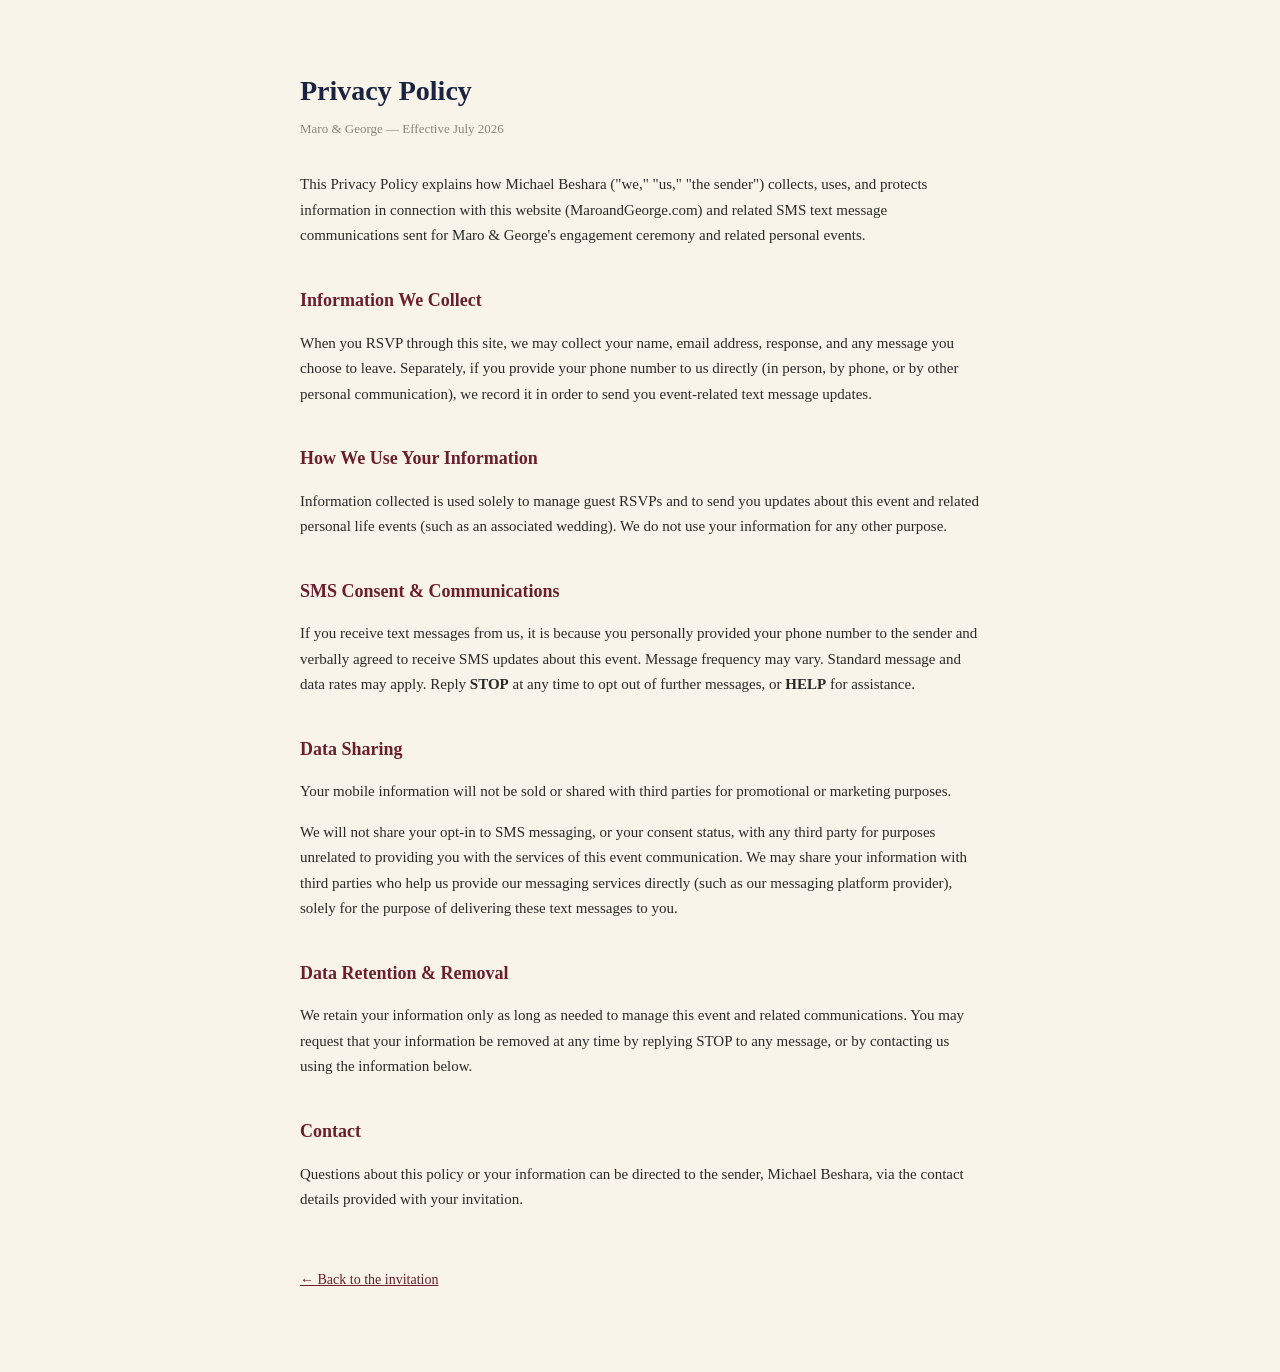
<file: privacy/index.html>
<!DOCTYPE html>
<html lang="en">
<head>
<meta charset="UTF-8">
<meta name="viewport" content="width=device-width, initial-scale=1.0">
<title>Privacy Policy — Maro & George</title>
<style>
  body{
    font-family: 'Georgia', serif;
    max-width: 680px;
    margin: 0 auto;
    padding: 48px 24px 80px;
    line-height: 1.7;
    color: #2A2A28;
    background: #F8F4EA;
  }
  h1{ font-size: 28px; color: #1B2340; margin-bottom: 4px; }
  .updated{ color: #8b8778; font-size: 13px; margin-bottom: 32px; }
  h2{ font-size: 18px; color: #6B1F2B; margin-top: 36px; }
  p, li{ font-size: 15px; }
  a{ color: #6B1F2B; }
  .back{ display:inline-block; margin-top: 40px; font-size: 14px; }
</style>
</head>
<body>

<h1>Privacy Policy</h1>
<div class="updated">Maro & George — Effective July 2026</div>

<p>This Privacy Policy explains how Michael Beshara ("we," "us," "the sender") collects, uses, and protects information in connection with this website (MaroandGeorge.com) and related SMS text message communications sent for Maro & George's engagement ceremony and related personal events.</p>

<h2>Information We Collect</h2>
<p>When you RSVP through this site, we may collect your name, email address, response, and any message you choose to leave. Separately, if you provide your phone number to us directly (in person, by phone, or by other personal communication), we record it in order to send you event-related text message updates.</p>

<h2>How We Use Your Information</h2>
<p>Information collected is used solely to manage guest RSVPs and to send you updates about this event and related personal life events (such as an associated wedding). We do not use your information for any other purpose.</p>

<h2>SMS Consent &amp; Communications</h2>
<p>If you receive text messages from us, it is because you personally provided your phone number to the sender and verbally agreed to receive SMS updates about this event. Message frequency may vary. Standard message and data rates may apply. Reply <strong>STOP</strong> at any time to opt out of further messages, or <strong>HELP</strong> for assistance.</p>

<h2>Data Sharing</h2>
<p>Your mobile information will not be sold or shared with third parties for promotional or marketing purposes.</p>
<p>We will not share your opt-in to SMS messaging, or your consent status, with any third party for purposes unrelated to providing you with the services of this event communication. We may share your information with third parties who help us provide our messaging services directly (such as our messaging platform provider), solely for the purpose of delivering these text messages to you.</p>

<h2>Data Retention &amp; Removal</h2>
<p>We retain your information only as long as needed to manage this event and related communications. You may request that your information be removed at any time by replying STOP to any message, or by contacting us using the information below.</p>

<h2>Contact</h2>
<p>Questions about this policy or your information can be directed to the sender, Michael Beshara, via the contact details provided with your invitation.</p>

<a class="back" href="/engagement/">&larr; Back to the invitation</a>

</body>
</html>
</file>
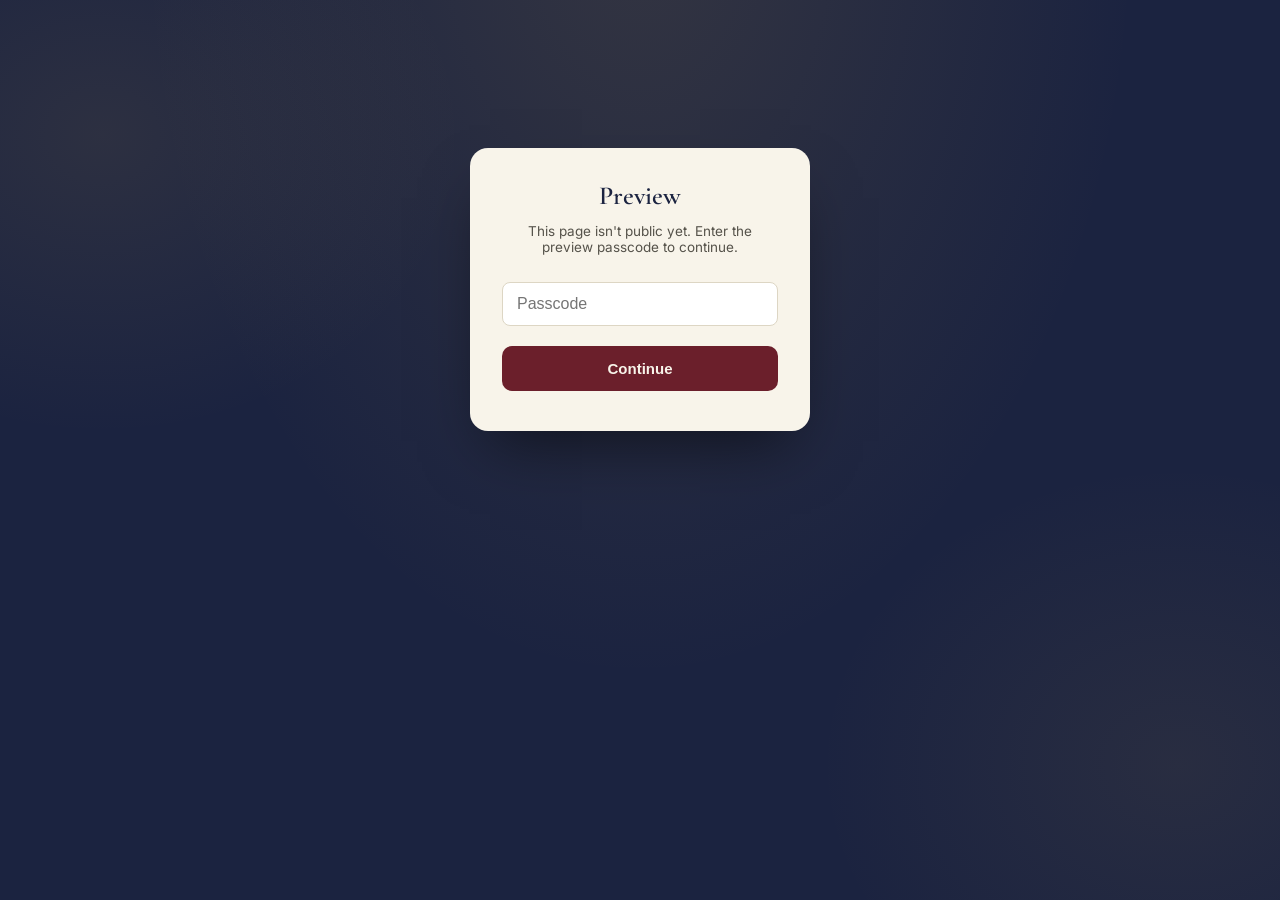
<file: wedding/index.html>
<!DOCTYPE html>
<html lang="en">
<head>
<meta charset="UTF-8">
<meta name="viewport" content="width=device-width, initial-scale=1.0">
<title>Maro & George — Wedding</title>

<link rel="icon" type="image/png" href="../engagement/favicon.png">
<link rel="apple-touch-icon" href="../engagement/favicon.png">
<link rel="stylesheet" href="style.css">
<meta name="theme-color" id="theme-color-meta" content="#1B2340">

<meta property="og:title" content="Maro & George's Wedding">
<meta property="og:description" content="You're invited! June 19, 2027. Tap to RSVP.">
<meta property="og:url" content="https://maroandgeorge.com/wedding/">
<meta property="og:type" content="website">
<meta name="twitter:card" content="summary_large_image">
</head>
<body>
<div id="app" class="stage"></div>

<script>
(function(){
  // ---- CONFIG ----------------------------------------------------------
  const EVENT = {
    coupleA: "Maro",
    coupleB: "George",
    dateLabel: "Saturday, June 19th, 2027",
  };

  const API_URL = "https://script.google.com/macros/s/AKfycbwzEPctYkISweBpnYKHBXpvk7RMCM7xiQxYgI-xnmEOZ7p2wjqDUm_Xfa7d4DcCro-T/exec"; // same Apps Script URL as the engagement site

  // Set to false once you're ready for the public to see this page.
  const UNDER_CONSTRUCTION = true;
  const PREVIEW_PASSCODE = "MaroGeorgeWedding";

  // Fill these in once the couple decides. Leave empty to hide the section.
  const REGISTRY_LINKS = [
    // { label: "Target Registry", url: "https://www.target.com/gift-registry/..." },
    // { label: "Honeymoon Fund", url: "https://..." },
  ];

  const app = document.getElementById('app');
  const params = new URLSearchParams(window.location.search);

  // ---- API HELPERS -------------------------------------------------------
  async function apiGet(action, p){
    const url = new URL(API_URL);
    url.searchParams.set('action', action);
    Object.entries(p || {}).forEach(([k,v]) => url.searchParams.set(k, v));
    const res = await fetch(url.toString());
    return res.json();
  }
  async function apiPost(action, payload){
    const res = await fetch(API_URL, {
      method: 'POST',
      headers: { 'Content-Type': 'text/plain;charset=utf-8' },
      body: JSON.stringify(Object.assign({ action }, payload))
    });
    return res.json();
  }

  function esc(s){ return (s==null?'':String(s)).replace(/[&<>"']/g, c => ({'&':'&amp;','<':'&lt;','>':'&gt;','"':'&quot;',"'":'&#39;'}[c])); }

  // ---- SHELL (built once; dynamic content only replaces #app-card) --------
  function buildShell(){
    app.innerHTML = `
      <div id="wi-overlay" class="wi-overlay" aria-hidden="true">
        <div class="wi-stage">
          <div class="wi-open"></div>
          <div class="wi-closed"></div>
          <div class="wi-flap"></div>
          <img class="wi-seal" src="images/seal.webp" alt="">
        </div>
        <div class="wi-letter" id="wi-letter">
          <div class="wi-letter-inner">
            <div class="wi-letter-eyebrow">You&rsquo;re Invited</div>
            <div class="wi-letter-names">${EVENT.coupleA} &amp; ${EVENT.coupleB}</div>
            <div class="wi-letter-rule"></div>
            <div class="wi-letter-date">${EVENT.dateLabel}</div>
          </div>
        </div>
        <div class="wi-hint">Tap to open</div>
      </div>
      <div class="site-header">
        <div class="eyebrow">You're Invited</div>
        <h1 class="names">${EVENT.coupleA}<span class="ampersand">&amp;</span>${EVENT.coupleB}</h1>
        <div class="subline">${EVENT.dateLabel}</div>
      </div>
      <div class="content-wrap">
        <div class="hero-grid">
          <div class="hero-left">
            <div class="nav-tabs">
              <a href="./" class="current">RSVP</a>
              <a href="travel/">Travel</a>
              <a href="wedding-party/">Wedding Party</a>
              <a href="gallery/">Gallery</a>
              <a href="faq/">FAQ</a>
            </div>
            <div class="photo-slot">Photo coming soon</div>
          </div>
          <div class="hero-right" id="app-card"></div>
        </div>
      </div>
      <footer class="site-footer">
        Questions? Reach out to Maro &amp; George directly. &middot;
        <a href="../privacy/">Privacy Policy</a> &middot;
        <a id="organizerLink">Event organizers</a>
      </footer>
    `;
    document.getElementById('organizerLink').addEventListener('click', () => {
      window.location.href = 'admin/';
    });
  }

  function render(innerHTML){
    document.getElementById('app-card').innerHTML = `<div class="card">${innerHTML}</div>`;
  }

  function registryHTML(){
    if (!REGISTRY_LINKS.length) return '';
    const links = REGISTRY_LINKS.map(r => `<a href="${esc(r.url)}" target="_blank" rel="noopener">${esc(r.label)}</a>`).join('');
    return `<div class="registry-box"><h3>Registry</h3>${links}</div>`;
  }

  // ---- BUILD-PHASE GATE -----------------------------------------------------
  function renderGate(){
    app.innerHTML = `
      <div class="card gate-wrap">
        <h1 class="names" style="font-size:26px;color:var(--indigo);">Preview</h1>
        <p style="color:#55524a; font-size:13.5px;">This page isn't public yet. Enter the preview passcode to continue.</p>
        <input type="password" id="pw" placeholder="Passcode" />
        <button class="btn" id="unlock-btn">Continue</button>
      </div>`;
    document.getElementById('unlock-btn').onclick = () => {
      if (document.getElementById('pw').value === PREVIEW_PASSCODE) {
        sessionStorage.setItem('wedding_preview_ok', '1');
        boot();
      } else {
        alert('Incorrect passcode.');
      }
    };
  }

  // ---- RSVP FLOW --------------------------------------------------------
  function memberFormHTML(m){
    return `
      <div class="member-block" data-guest-id="${esc(m.id)}">
        <div class="member-name">${esc(m.name)}</div>
        <div class="choice-group">
          <div class="q">Ceremony</div>
          <div class="choice-row" data-field="ceremony">
            <button type="button" class="choice-btn ${m.ceremony === true ? 'selected-yes' : ''}" data-val="yes">Yes</button>
            <button type="button" class="choice-btn ${m.ceremony === false ? 'selected-no' : ''}" data-val="no">No</button>
          </div>
        </div>
        <div class="choice-group">
          <div class="q">Reception</div>
          <div class="choice-row" data-field="reception">
            <button type="button" class="choice-btn ${m.reception === true ? 'selected-yes' : ''}" data-val="yes">Yes</button>
            <button type="button" class="choice-btn ${m.reception === false ? 'selected-no' : ''}" data-val="no">No</button>
          </div>
        </div>
      </div>`;
  }

  function renderFamilyForm(family){
    const deadline = family.deadline
      ? `<div class="deadline-banner">Please respond by ${esc(family.deadline)}</div>`
      : '';
    render(`
      <a href="#" id="back-to-search-link" class="back-link">&larr; Not your family? Back to search</a>
      <h2 style="font-family:'Cormorant Garamond',serif; color:var(--indigo); text-align:center; font-size:22px; margin-bottom:14px;">
        The ${esc(family.familyName)}
      </h2>
      ${deadline}
      <form id="rsvp-form">
        ${family.members.map(memberFormHTML).join('')}
        <div class="field">
          <label>Allergies / Notes (optional)</label>
          <textarea id="family-notes">${esc(family.notes || '')}</textarea>
        </div>
        <button type="submit" class="btn">Submit RSVP</button>
      </form>
      ${registryHTML()}
    `);

    // The browser's own Back button can't be relied on here — since Travel/
    // Wedding Party/Gallery/FAQ are now real separate pages (not anchors on
    // this same page), the tab's history might have "Travel" right before
    // this RSVP form instead of the search screen, so Back would leave the
    // RSVP flow entirely instead of returning to search. This link sidesteps
    // that by just re-rendering the search screen directly, and also clears
    // the "?id=..." from the address bar so reloading the page (or coming
    // back to this tab later) doesn't drop you right back into this family.
    document.getElementById('back-to-search-link').addEventListener('click', (e) => {
      e.preventDefault();
      history.replaceState(null, '', window.location.pathname);
      renderSearch();
    });

    document.querySelectorAll('.choice-row').forEach(row => {
      row.querySelectorAll('.choice-btn').forEach(btn => {
        btn.addEventListener('click', () => {
          row.querySelectorAll('.choice-btn').forEach(b => b.classList.remove('selected-yes','selected-no'));
          btn.classList.add(btn.dataset.val === 'yes' ? 'selected-yes' : 'selected-no');
          row.dataset.selected = btn.dataset.val;
        });
      });
      if (row.dataset.selected === undefined) {
        const pre = row.querySelector('.selected-yes, .selected-no');
        if (pre) row.dataset.selected = pre.classList.contains('selected-yes') ? 'yes' : 'no';
      }
    });

    document.getElementById('rsvp-form').addEventListener('submit', async (e) => {
      e.preventDefault();
      const blocks = document.querySelectorAll('.member-block');
      const members = Array.from(blocks).map(block => {
        const ceremonyRow = block.querySelector('[data-field="ceremony"]');
        const receptionRow = block.querySelector('[data-field="reception"]');
        return {
          id: block.dataset.guestId,
          ceremony: ceremonyRow.dataset.selected === 'yes' ? true : (ceremonyRow.dataset.selected === 'no' ? false : null),
          reception: receptionRow.dataset.selected === 'yes' ? true : (receptionRow.dataset.selected === 'no' ? false : null),
        };
      });
      const notes = document.getElementById('family-notes').value;
      const btn = e.target.querySelector('button[type="submit"]');
      btn.disabled = true; btn.textContent = 'Saving...';
      try{
        await apiPost('submitFamilyRsvp', { familyId: family.familyId, members, notes });
        renderConfirmation(family);
      }catch(err){
        alert('Something went wrong submitting your RSVP. Please try again.');
        btn.disabled = false; btn.textContent = 'Submit RSVP';
      }
    });
  }

  function renderConfirmation(family){
    render(`
      <div class="confirmation">
        <div class="check">&#10003;</div>
        <h2>Thank you!</h2>
        <p>Your RSVP for the ${esc(family.familyName)} has been recorded.</p>
        <button class="btn secondary" id="edit-again">Edit my response</button>
        ${registryHTML()}
      </div>
    `);
    document.getElementById('edit-again').onclick = () => loadFamily(family.familyId);
  }

  function renderSearch(notFoundName){
    render(`
      <div class="field">
        <label>Find your family</label>
        <input type="text" id="search-input" placeholder="Type your name" autofocus />
      </div>
      <button class="btn" id="search-btn">Search</button>
      ${notFoundName ? `<div class="not-found">We couldn't find "${esc(notFoundName)}" on the list — please double check the spelling, or reach out to Maro &amp; George directly.</div>` : ''}
      <div id="search-matches"></div>
    `);
    const go = async () => {
      const q = document.getElementById('search-input').value.trim();
      if (!q) return;
      document.getElementById('search-btn').textContent = 'Searching...';
      const result = await apiGet('searchFamily', { query: q });
      document.getElementById('search-btn').textContent = 'Search';
      const matches = (result && result.matches) || [];
      if (matches.length) {
        renderSearchMatches(matches);
      } else {
        renderSearch(q);
      }
    };
    document.getElementById('search-btn').onclick = go;
    document.getElementById('search-input').addEventListener('keydown', e => { if (e.key === 'Enter') go(); });
  }

  // Shown right under the search box once there's at least one match —
  // nothing here reveals RSVP answers yet, just names, so picking the
  // wrong family by mistake can't expose or let someone edit it. The
  // actual RSVP only loads after they confirm "yes, that's us".
  function renderSearchMatches(matches){
    const box = document.getElementById('search-matches');
    if (!box) return;
    box.innerHTML = `
      <div class="match-list">
        <div class="match-list-label">${matches.length > 1 ? 'A few families matched — which one is yours?' : 'Is this you?'}</div>
        <div class="match-grid">
          ${matches.map(m => `
            <div class="match-card" data-id="${esc(m.familyId)}">
              <div class="match-name">The ${esc(m.familyName)}</div>
              <div class="match-members">
                ${m.memberNames.map(n => `<div class="match-member-name">${esc(n)}</div>`).join('')}
              </div>
              <button type="button" class="match-confirm-btn" data-id="${esc(m.familyId)}">Yes, that's us</button>
            </div>
          `).join('')}
        </div>
        <div class="match-none">Don't see your family? <a href="#" id="search-again-link" class="back-link" style="margin-bottom:0;">Search again</a></div>
      </div>
    `;
    box.querySelectorAll('.match-confirm-btn').forEach(btn => {
      btn.addEventListener('click', () => loadFamily(btn.dataset.id));
    });
    document.getElementById('search-again-link').addEventListener('click', (e) => { e.preventDefault(); renderSearch(); });
  }

  async function loadFamily(id){
    // Apps Script's own response time is the slow part here, not anything in
    // this page, so the one thing we can actually do about "it takes a
    // while, and shows a blank/loading screen every time" is avoid making
    // the person wait on it twice for the same family — e.g. clicking Travel
    // and then coming back, or using the browser's Back button. If we've
    // shown this exact family before this session, paint it instantly from
    // that cached copy, then quietly re-fetch a fresh copy underneath and
    // swap it in if anything changed. First time loading a family, there's
    // nothing to show yet, so it still falls back to the loading message.
    const cacheKey = 'wedding_family_cache_' + id;
    let cached = null;
    try { cached = JSON.parse(sessionStorage.getItem(cacheKey) || 'null'); } catch(e){}
    if (cached && cached.found) {
      renderFamilyForm(cached);
    } else {
      render(`<div class="loading">Loading your invitation...</div>`);
    }
    try{
      const result = await apiGet('getFamilyById', { id });
      if (result && result.found) {
        try { sessionStorage.setItem(cacheKey, JSON.stringify(result)); } catch(e){}
        history.replaceState(null, '', '?id=' + encodeURIComponent(result.familyId));
        renderFamilyForm(result);
      } else if (!cached) {
        renderSearch();
      }
    }catch(e){
      if (!cached) render(`<div class="error-box">Something went wrong loading your invitation. Please try again shortly.</div>`);
    }
  }

  // ---- BOOT -----------------------------------------------------------
  // Safari tints its own address bar / home-indicator area to match
  // whatever color is showing at the top and bottom of the page. While the
  // envelope is up that needs to be its tan tone, not the site's navy --
  // otherwise the status bar reads as a jarring navy stripe over tan.
  function setThemeColor(hex){
    const meta = document.getElementById('theme-color-meta');
    if (meta) meta.setAttribute('content', hex);
  }

  // Positions the letter card exactly over the envelope's paper pocket,
  // scaled down, so it looks tucked inside the envelope before it grows
  // out to fill the screen.
  function setLetterStart(overlay){
    const stage = overlay.querySelector('.wi-stage');
    const letter = overlay.querySelector('#wi-letter');
    const r = stage.getBoundingClientRect();
    const w = r.width * 0.72, h = r.height * 0.66;
    const left = r.left + r.width * 0.14, top = r.top + r.height * 0.15;
    const sx = w / window.innerWidth, sy = h / window.innerHeight;
    letter.style.transition = 'none';
    letter.style.transform = `translate(${left}px,${top}px) scale(${sx},${sy})`;
    letter.style.transformOrigin = 'top left';
    void letter.offsetWidth; // force reflow so the start state sticks
    letter.style.transition = '';
  }

  function playIntro(){
    const overlay = document.getElementById('wi-overlay');
    if (!overlay) return;
    // Once per browser session -- a guest navigating back to this page
    // later (e.g. from Travel) shouldn't see the envelope open every time.
    // Visiting with ?replayIntro=1 on the end of the link bypasses this, so
    // it can be replayed for testing without clearing the whole browser tab.
    if (sessionStorage.getItem('wedding_intro_seen') === '1' && !params.has('replayIntro')) {
      overlay.remove();
      return;
    }
    if (window.matchMedia && window.matchMedia('(prefers-reduced-motion: reduce)').matches) {
      overlay.remove();
      return;
    }
    setLetterStart(overlay);
    const letter = overlay.querySelector('#wi-letter');
    let opened = false;
    function openEnvelope(){
      if (opened) return;
      opened = true;
      try { sessionStorage.setItem('wedding_intro_seen', '1'); } catch (e) {}
      overlay.classList.add('wi-opening');
      // The letter grows from its tucked-in-the-pocket size/position out
      // to fill the whole screen, becoming the real page underneath it.
      // Cream card filling the screen needs a cream status bar, not navy.
      setThemeColor('#fbf7ea');
      letter.style.transform = 'translate(0px, 0px) scale(1, 1)';
      setTimeout(() => {
        overlay.classList.add('wi-hidden');
        setThemeColor('#1B2340');
        setTimeout(() => overlay.remove(), 400);
      }, 1500);
    }
    overlay.addEventListener('click', openEnvelope);
    setTimeout(openEnvelope, 2200); // opens on its own if nobody taps
    window.addEventListener('resize', () => {
      if (!overlay.classList.contains('wi-opening')) setLetterStart(overlay);
    });
  }

  function boot(){
    buildShell();
    playIntro();
    const id = params.get('id');
    if (id) {
      loadFamily(id);
    } else {
      renderSearch();
    }
  }

  if (UNDER_CONSTRUCTION && sessionStorage.getItem('wedding_preview_ok') !== '1') {
    renderGate();
  } else {
    boot();
  }
})();
</script>
</body>
</html>
</file>
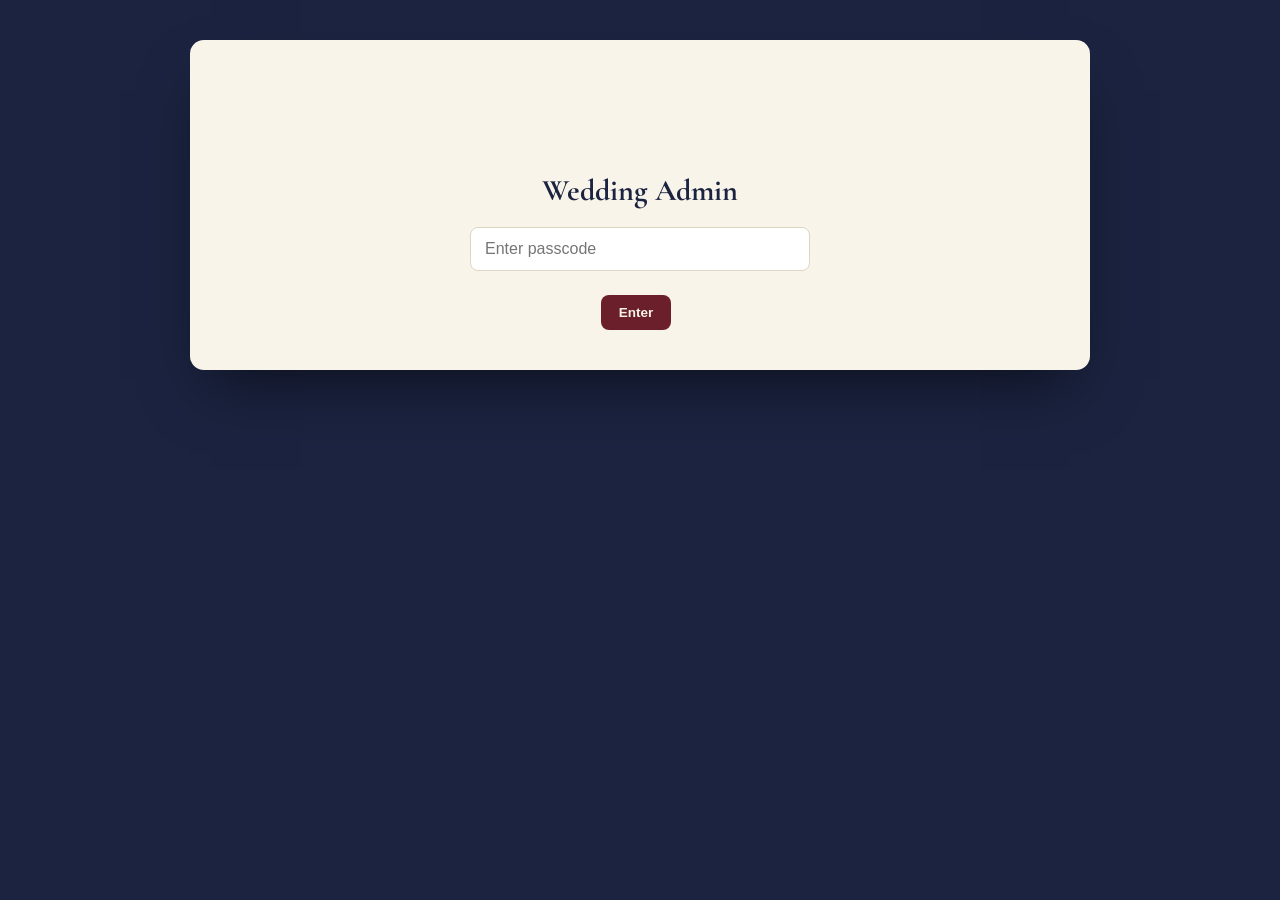
<file: wedding/admin/index.html>
<!DOCTYPE html>
<html lang="en">
<head>
<meta charset="UTF-8">
<meta name="viewport" content="width=device-width, initial-scale=1.0">
<title>Wedding Admin</title>
<meta name="robots" content="noindex">
<style>
  @import url('https://fonts.googleapis.com/css2?family=Cormorant+Garamond:ital,wght@0,400;0,500;0,600;1,500&family=Inter:wght@400;500;600&display=swap');
  :root{
    --indigo:#1B2340; --gold:#C9A24B; --gold-soft:#E4CD97; --ivory:#F8F4EA; --wine:#6B1F2B; --charcoal:#2A2A28;
  }
  *{ box-sizing:border-box; }
  html,body{ margin:0; padding:0; background:var(--indigo); color:var(--ivory); font-family:'Inter',sans-serif; }
  .stage{ min-height:100vh; display:flex; flex-direction:column; align-items:center; padding:40px 16px 80px; }
  .admin-wrap{ width:100%; max-width:900px; background:var(--ivory); color:var(--charcoal); border-radius:14px; padding:32px 30px 40px; box-shadow:0 30px 60px -20px rgba(0,0,0,0.55); }
  .admin-wrap h1{ font-family:'Cormorant Garamond',serif; color:var(--indigo); font-size:30px; margin:0 0 4px; }
  .admin-wrap .sub{ color:#8b8778; font-size:13px; margin-bottom:22px; }
  .admin-section{ margin-bottom:34px; }
  .admin-section h2{ font-size:12px; text-transform:uppercase; letter-spacing:0.12em; color:var(--wine); font-weight:700; margin-bottom:12px; }
  textarea.bulk{ width:100%; min-height:110px; padding:12px 14px; border-radius:8px; border:1.5px solid #ddd6c4; font-family:'Inter',monospace; font-size:13.5px; }
  input[type=text], input[type=date], input[type=number]{ padding:9px 12px; border-radius:8px; border:1.5px solid #ddd6c4; font-size:16px; }
  .admin-btn{ padding:10px 18px; border-radius:8px; border:none; background:var(--wine); color:var(--ivory); font-weight:600; font-size:13.5px; cursor:pointer; margin-top:10px; margin-right:8px; }
  .admin-btn.secondary{ background:var(--indigo); }
  .admin-btn:disabled{ opacity:0.5; cursor:default; }
  table.guest-table{ width:100%; border-collapse:collapse; font-size:13.5px; table-layout:fixed; }
  /* Fixed column widths for the Families table specifically — without this,
     expanding a family's dropdown (a wide colspan row) was making the browser
     recalculate every column's width based on that row's content, so the
     whole table would shift/grow and the Link column would end up too
     narrow and clip "Copy link". table-layout:fixed plus these widths keep
     columns stable no matter what's expanded. Scoped to min-width:641px —
     on a phone the table below switches to a stacked-card layout instead,
     and these desktop percentage widths must not fight that (they used to,
     which is why "Copy link" was wrapping one letter per line on a phone). */
  @media (min-width:641px){
    #families-section table.guest-table th:nth-child(1), #families-section table.guest-table td:nth-child(1){ width:30%; }
    #families-section table.guest-table th:nth-child(2), #families-section table.guest-table td:nth-child(2){ width:9%; }
    #families-section table.guest-table th:nth-child(3), #families-section table.guest-table td:nth-child(3){ width:15%; }
    #families-section table.guest-table th:nth-child(4), #families-section table.guest-table td:nth-child(4){ width:15%; }
    #families-section table.guest-table th:nth-child(5), #families-section table.guest-table td:nth-child(5){ width:15%; }
    #families-section table.guest-table th:nth-child(6), #families-section table.guest-table td:nth-child(6){ width:16%; }
  }
  table.guest-table td{ overflow-wrap:break-word; }
  table.guest-table th{ text-align:left; text-transform:uppercase; font-size:10.5px; letter-spacing:0.1em; color:#8b8778; padding:8px 6px; border-bottom:1.5px solid #eee6d4; }
  table.guest-table td{ padding:9px 6px; border-bottom:1px solid #f0ebdd; vertical-align:top; }
  @media (max-width:640px){
    table.guest-table thead{ position:absolute; width:1px; height:1px; overflow:hidden; clip:rect(0,0,0,0); white-space:nowrap; border:0; padding:0; margin:-1px; }
    table.guest-table, table.guest-table tbody, table.guest-table tr, table.guest-table td{ display:block; width:100%; }
    table.guest-table tr{ background:#fff; border:1px solid #eee6d4; border-radius:12px; padding:0 14px; margin-bottom:12px; }
    table.guest-table td{ border-bottom:1px solid #f4efe3; padding:9px 0; display:flex; justify-content:space-between; align-items:center; gap:12px; text-align:right; }
    table.guest-table tr td:last-child{ border-bottom:none; }
    table.guest-table td::before{ content:attr(data-label); font-size:10px; text-transform:uppercase; letter-spacing:0.08em; color:#8b8778; font-weight:700; text-align:left; flex-shrink:0; }
    /* The family name / wave number reads as the card's own title instead
       of just another label:value row — no label needed, full width, a
       bigger serif font so it's easy to scan a long list on a phone. */
    table.guest-table td.row-title{ display:block; text-align:left; padding:13px 0 9px; font-family:'Cormorant Garamond',serif; font-size:19px; font-weight:600; color:var(--indigo); }
    table.guest-table td.row-title::before{ content:none; }
    /* A real tap target instead of tiny underlined text. */
    table.guest-table td .copy-link{ display:inline-block; background:var(--wine); color:#fff; text-decoration:none; padding:6px 14px; border-radius:20px; font-size:12px; font-weight:600; word-break:normal; }
    /* The expand row's member-detail grid needs to stack top-to-bottom, not
       split into a label/value row like every other cell here. */
    .family-expand-row td{ display:block !important; }
  }
  .pill{ display:inline-block; padding:3px 9px; border-radius:20px; font-size:11px; font-weight:700; }
  .pill.yes{ background:#EFE6E8; color:var(--wine); }
  .pill.no{ background:#E7E9F0; color:var(--indigo); }
  .pill.pending{ background:#f2ede0; color:#8b8778; }
  .pill.late{ background:#F6DCCB; color:#8A3E1F; }
  .copy-link{ font-size:12px; color:var(--wine); cursor:pointer; text-decoration:underline; word-break:break-all; }
  .admin-login{ max-width:340px; margin:100px auto 0; text-align:center; }
  .admin-login input{ width:100%; padding:12px 14px; border-radius:8px; border:1.5px solid #ddd6c4; margin:14px 0; font-size:16px; }
  .summary-row{ display:flex; gap:14px; margin-bottom:18px; flex-wrap:wrap; }
  .summary-chip{ background:#F2EDE0; padding:10px 16px; border-radius:10px; font-size:12.5px; }
  .summary-chip b{ display:block; font-family:'Cormorant Garamond',serif; font-size:22px; color:var(--indigo); }
  .pager{ display:flex; gap:6px; align-items:center; margin-top:14px; flex-wrap:wrap; }
  .pager button{ padding:6px 11px; border-radius:6px; border:1px solid #ddd6c4; background:#fff; font-size:12.5px; cursor:pointer; }
  .pager button.active{ background:var(--wine); color:#fff; border-color:var(--wine); }
  .pager button:disabled{ opacity:0.45; cursor:default; }
  .toolbar{ display:flex; gap:10px; flex-wrap:wrap; align-items:center; margin-bottom:12px; }
  .nav-link{ display:inline-block; margin: 4px 10px 4px 0; font-size:13px; color:var(--wine); font-weight:600; text-decoration:underline; }
  .placeholder-card{ border:1.5px dashed #ddd6c4; border-radius:10px; padding:14px 16px; font-size:13px; color:#8b8778; margin-bottom:10px; }
  .family-name-toggle{ cursor:pointer; user-select:none; }
  .family-name-toggle:hover{ color:var(--wine); }
  .family-expand-row td{ background:#FBF9F2; padding:10px 16px 14px !important; text-align:left !important; }
  /* A responsive grid instead of one-member-per-line — on a laptop-width
     screen this naturally fits 2-3 members per row side by side instead of
     stacking everyone vertically and pushing the page down; on a narrow
     screen it just falls back to one column. */
  .member-detail-grid{ display:grid; grid-template-columns:repeat(auto-fill, minmax(190px, 1fr)); gap:8px 16px; padding-left:18px; }
  .member-detail-card{ font-size:12.5px; padding:8px 10px; background:#fff; border:1px solid #eee6d4; border-radius:8px; }
  .member-detail-name{ font-weight:600; color:var(--indigo); margin-bottom:2px; }
  .member-detail-phone{ color:#8b8778; }
  .member-detail-pill{ color:#8b8778; margin-top:4px; line-height:1.4; }
  .member-detail-opened{ font-size:11px; color:var(--wine); font-weight:600; padding:0 0 8px 18px; }
  .testing-card{ border:1.5px solid #ddd6c4; border-radius:10px; padding:14px 16px; margin-bottom:12px; }
  .testing-card-title{ font-weight:700; font-size:13.5px; color:var(--indigo); margin-bottom:4px; }
  .testing-card-desc{ font-size:12px; color:#8b8778; margin-bottom:10px; line-height:1.5; }
  .result-line{ font-size:13px; padding:4px 0; }
</style>
</head>
<body>
<div class="stage"><div id="app" class="admin-wrap"></div></div>

<script>
(function(){
  const ADMIN_PASSCODE = "MaroGeorgeWedding2027"; // change this to something only you know
  const API_URL = "https://script.google.com/macros/s/AKfycbwzEPctYkISweBpnYKHBXpvk7RMCM7xiQxYgI-xnmEOZ7p2wjqDUm_Xfa7d4DcCro-T/exec"; // same Apps Script URL as the rest of the site
  const SITE_URL = "https://maroandgeorge.com/wedding/";

  const app = document.getElementById('app');
  let adminUnlocked = false;
  const PAGE_SIZE_OPTIONS = [10, 15, 20, 50, 'all'];
  let familyPageSize = 10;
  let familySearch = '';
  let familyPage = 1;
  let allFamilies = [];
  let expandedFamilies = new Set(); // familyIds currently expanded in the Families table

  function esc(s){ return (s==null?'':String(s)).replace(/[&<>"']/g, c => ({'&':'&amp;','<':'&lt;','>':'&gt;','"':'&quot;',"'":'&#39;'}[c])); }

  async function apiGet(action, p){
    const url = new URL(API_URL);
    url.searchParams.set('action', action);
    Object.entries(p || {}).forEach(([k,v]) => url.searchParams.set(k, v));
    const res = await fetch(url.toString());
    return res.json();
  }
  async function apiPost(action, payload){
    const res = await fetch(API_URL, {
      method:'POST',
      headers:{ 'Content-Type':'text/plain;charset=utf-8' },
      body: JSON.stringify(Object.assign({ action }, payload))
    });
    return res.json();
  }

  function renderLogin(){
    app.innerHTML = `
      <div class="admin-login">
        <h1 style="font-family:'Cormorant Garamond',serif;color:var(--indigo);">Wedding Admin</h1>
        <input type="password" id="pass" placeholder="Enter passcode" />
        <button class="admin-btn" id="login-btn">Enter</button>
      </div>`;
    document.getElementById('login-btn').onclick = checkPass;
    document.getElementById('pass').addEventListener('keydown', e => { if (e.key === 'Enter') checkPass(); });
    function checkPass(){
      if (document.getElementById('pass').value === ADMIN_PASSCODE){
        adminUnlocked = true;
        sessionStorage.setItem('site_admin_ok', '1'); // shared single sign-on across engagement admin, wedding admin, and the seating chart
        renderDashboard();
      } else {
        alert('Incorrect passcode.');
      }
    }
  }

  // ---------------------------------------------------------------------
  async function renderDashboard(){
    app.innerHTML = `<div class="loading" style="text-align:center;padding:60px 0;">Loading...</div>`;
    // One combined call instead of two separate ones — getHeadcountStats and
    // getAllFamilies used to each independently re-read and re-parse the
    // whole guest list sheet, and fire as two separate round trips to the
    // Apps Script web app (which has its own per-request startup cost on
    // top of the actual work). getDashboardData() does both from a single
    // sheet read in one request, which is noticeably faster once there are
    // a couple hundred guests on the list.
    const dashboard = await apiGet('getDashboardData');
    const stats = dashboard.stats || {};
    const families = { families: dashboard.families || [] };
    allFamilies = families.families || [];
    app.innerHTML = `
      <h1>Wedding Admin</h1>
      <div class="sub">Family RSVPs, texting, and planning tools.</div>
      <div style="margin-bottom:18px;font-size:12.5px;color:#8b8778;">
        <a href="../" style="color:var(--wine);font-weight:600;text-decoration:underline;">&larr; Back to Wedding Site</a>
        &nbsp;&middot;&nbsp;
        Looking for the engagement guest list? &nbsp;<a href="/engagement/?admin=1" style="color:var(--wine);font-weight:600;text-decoration:underline;">Go to Engagement Admin &rarr;</a>
      </div>

      <div class="admin-section" id="headcount-section"></div>
      <div class="admin-section" id="families-section"></div>
      <div class="admin-section" id="import-section"></div>
      <div class="admin-section" id="texting-section"></div>
      <div class="admin-section" id="export-section"></div>
      <div class="admin-section" id="more-tools-section"></div>
    `;
    renderHeadcount(stats);
    renderFamilies();
    renderImport();
    renderTexting();
    renderExport();
    renderMoreTools();
  }

  function renderHeadcount(stats){
    stats = stats || {};
    const waves = stats.byWave || [];
    document.getElementById('headcount-section').innerHTML = `
      <h2>Headcount</h2>
      <div class="summary-row">
        <div class="summary-chip"><b>${stats.totalGuests ?? 0}</b>On Guest List</div>
        <div class="summary-chip"><b>${stats.texted ?? 0}</b>Texted So Far</div>
        <div class="summary-chip"><b>${stats.familiesOpened ?? 0}/${stats.totalFamilies ?? 0}</b>Families Opened Link</div>
        <div class="summary-chip"><b>${stats.ceremonyYes ?? 0}</b>Ceremony — Yes</div>
        <div class="summary-chip"><b>${stats.ceremonyNo ?? 0}</b>Ceremony — No</div>
        <div class="summary-chip"><b>${stats.receptionYes ?? 0}</b>Reception — Yes</div>
        <div class="summary-chip"><b>${stats.receptionNo ?? 0}</b>Reception — No</div>
        <div class="summary-chip"><b>${stats.pending ?? 0}</b>Not Responded</div>
        <div class="summary-chip"><b>${stats.deadlineApproaching ?? 0}</b>Deadline Approaching</div>
      </div>
      <div style="font-size:11.5px;color:#8b8778;margin:-6px 0 14px;">
        "On Guest List" is everyone added so far, whether or not they've been texted yet.
        "Texted So Far" only counts people an invite or reminder has actually gone out to.
        "Families Opened Link" counts a family once they've actually loaded their RSVP page
        (one shared link per family, so this is counted per family, not per person).
      </div>
      ${waves.length ? `
        <table class="guest-table">
          <thead><tr><th>Wave</th><th>Deadline</th><th>Families</th><th>Responded</th></tr></thead>
          <tbody>
            ${waves.map(w => `
              <tr>
                <td data-label="Wave" class="row-title">Wave ${esc(w.wave)}</td>
                <td data-label="Deadline">${esc(w.deadline || '—')}</td>
                <td data-label="Families">${w.familyCount}</td>
                <td data-label="Responded">${w.respondedCount} / ${w.familyCount}</td>
              </tr>`).join('')}
          </tbody>
        </table>` : ''}
    `;
  }

  function statusPill(val){
    if (val === true) return `<span class="pill yes">Yes</span>`;
    if (val === false) return `<span class="pill no">No</span>`;
    return `<span class="pill pending">Pending</span>`;
  }

  function getFilteredFamilies(){
    const q = familySearch.trim().toLowerCase();
    if (!q) return allFamilies;
    return allFamilies.filter(f =>
      f.familyName.toLowerCase().includes(q) ||
      (f.members||[]).some(m => m.name.toLowerCase().includes(q))
    );
  }

  function renderFamilies(){
    const filtered = getFilteredFamilies();
    const showingAll = familyPageSize === 'all';
    const pageSize = showingAll ? filtered.length || 1 : familyPageSize;
    const totalPages = showingAll ? 1 : Math.max(1, Math.ceil(filtered.length / pageSize));
    familyPage = Math.min(familyPage, totalPages);
    const pageItems = showingAll ? filtered : filtered.slice((familyPage-1)*pageSize, familyPage*pageSize);

    document.getElementById('families-section').innerHTML = `
      <h2>Families (${filtered.length})</h2>
      <div class="toolbar">
        <input type="text" id="family-search" placeholder="Search by family or guest name" value="${esc(familySearch)}" />
        <label style="font-size:12.5px;margin-left:auto;">Show:</label>
        <select id="family-page-size">
          ${PAGE_SIZE_OPTIONS.map(opt => `<option value="${opt}" ${familyPageSize===opt?'selected':''}>${opt==='all' ? 'All' : opt + ' per page'}</option>`).join('')}
        </select>
      </div>
      <table class="guest-table">
        <thead><tr><th>Family</th><th>Wave</th><th>Deadline</th><th>Ceremony</th><th>Reception</th><th>Link</th></tr></thead>
        <tbody>
          ${pageItems.map(f => {
            const cerYes = (f.members||[]).filter(m=>m.ceremony===true).length;
            const recYes = (f.members||[]).filter(m=>m.reception===true).length;
            const total = (f.members||[]).length;
            const isOpen = expandedFamilies.has(f.familyId);
            let openedLine = 'Hasn\'t opened their RSVP link yet';
            if (f.viewedAt){
              const d = new Date(f.viewedAt);
              openedLine = 'Opened their RSVP link' + (isNaN(d) ? '' : ' on ' + d.toLocaleDateString());
            }
            const memberDetail = `
              <div class="member-detail-opened">${esc(openedLine)}</div>
              <div class="member-detail-grid">
                ${(f.members||[]).map(m => `
                  <div class="member-detail-card">
                    <div class="member-detail-name">${esc(m.name)}</div>
                    ${m.phone ? `<div class="member-detail-phone">${esc(m.phone)}</div>` : ''}
                    <div class="member-detail-pill">Ceremony: ${statusPill(m.ceremony)}</div>
                    <div class="member-detail-pill">Reception: ${statusPill(m.reception)}</div>
                  </div>
                `).join('')}
              </div>
            `;
            return `
            <tr class="family-row" data-id="${esc(f.familyId)}">
              <td data-label="Family" class="row-title"><span class="family-name-toggle">${isOpen ? '&#9662;' : '&#9656;'} ${esc(f.familyName)} (${total})</span></td>
              <td data-label="Wave">${esc(f.wave||'—')}</td>
              <td data-label="Deadline">${esc(f.deadline||'—')}</td>
              <td data-label="Ceremony">${cerYes}/${total} yes</td>
              <td data-label="Reception">${recYes}/${total} yes</td>
              <td data-label="Link"><span class="copy-link" data-link="${SITE_URL}?id=${encodeURIComponent(f.familyId)}">Copy link</span></td>
            </tr>
            ${isOpen ? `<tr class="family-expand-row"><td colspan="6">${memberDetail}</td></tr>` : ''}`;
          }).join('')}
        </tbody>
      </table>
      ${totalPages > 1 ? `
        <div class="pager" id="family-pager"></div>
        <div style="font-size:11.5px;color:#8b8778;margin-top:4px;">Page ${familyPage} of ${totalPages}</div>
      ` : ''}
    `;

    if (totalPages > 1){
      const pager = document.getElementById('family-pager');
      const addBtn = (label, page, opts) => {
        opts = opts || {};
        const b = document.createElement('button');
        b.textContent = label;
        if (opts.active) b.classList.add('active');
        if (opts.disabled) b.disabled = true;
        else b.onclick = () => { familyPage = page; renderFamilies(); };
        pager.appendChild(b);
      };
      addBtn('« First', 1, { disabled: familyPage === 1 });
      addBtn('‹ Prev', familyPage - 1, { disabled: familyPage === 1 });
      // Show a small window of page numbers around the current page (max 5
      // numbered buttons) instead of one button per page — with 24+ pages
      // that was turning into an unreadable 1 2 3 4 5 6 7 8 9 10... row.
      const windowSize = 2;
      let start = Math.max(1, familyPage - windowSize);
      let end = Math.min(totalPages, familyPage + windowSize);
      if (start > 1){ addBtn('1', 1); if (start > 2) addBtn('…', 0, { disabled: true }); }
      for (let i = start; i <= end; i++) addBtn(String(i), i, { active: i === familyPage });
      if (end < totalPages){ if (end < totalPages - 1) addBtn('…', 0, { disabled: true }); addBtn(String(totalPages), totalPages); }
      addBtn('Next ›', familyPage + 1, { disabled: familyPage === totalPages });
      addBtn('Last »', totalPages, { disabled: familyPage === totalPages });
    }

    document.getElementById('family-search').addEventListener('input', (e) => {
      familySearch = e.target.value; familyPage = 1; renderFamilies();
    });
    document.getElementById('family-page-size').addEventListener('change', (e) => {
      const v = e.target.value;
      familyPageSize = v === 'all' ? 'all' : parseInt(v, 10);
      familyPage = 1; renderFamilies();
    });
    document.querySelectorAll('.copy-link').forEach(el => {
      el.addEventListener('click', () => {
        navigator.clipboard.writeText(el.dataset.link).then(() => {
          const old = el.textContent; el.textContent = 'Copied!';
          setTimeout(() => { el.textContent = old; }, 1200);
        });
      });
    });
    document.querySelectorAll('.family-name-toggle').forEach(el => {
      el.addEventListener('click', () => {
        const id = el.closest('.family-row').dataset.id;
        if (expandedFamilies.has(id)) expandedFamilies.delete(id); else expandedFamilies.add(id);
        renderFamilies();
      });
    });
  }

  function renderImport(){
    document.getElementById('import-section').innerHTML = `
      <h2>Bulk Import Families</h2>
      <p style="font-size:12.5px;color:#8b8778;margin:0 0 8px;">
        Paste rows copied from a spreadsheet, one family member per line, columns separated by tabs:<br>
        <code>Name&nbsp;&nbsp;Phone&nbsp;&nbsp;Family Name&nbsp;&nbsp;Wave&nbsp;&nbsp;Deadline (YYYY-MM-DD)</code><br>
        Rows that share the same Family Name are grouped into one family automatically.
      </p>
      <textarea class="bulk" id="import-bulk" placeholder="Jane Smith&#9;+13125551234&#9;Smith Family&#9;1&#9;2027-03-01
John Smith&#9;+13125551235&#9;Smith Family&#9;1&#9;2027-03-01"></textarea>
      <button class="admin-btn" id="import-btn">Import</button>
      <div id="import-result"></div>
    `;
    document.getElementById('import-btn').onclick = async () => {
      const raw = document.getElementById('import-bulk').value.trim();
      if (!raw) return;
      const rows = raw.split('\n').map(line => line.split('\t').map(c => c.trim()));
      const guests = rows.filter(r => r[0]).map(r => ({
        name: r[0], phone: r[1]||'', familyName: r[2]||r[0], wave: r[3]||'1', deadline: r[4]||''
      }));
      document.getElementById('import-result').textContent = 'Importing...';
      const result = await apiPost('addFamilies', { guests });
      document.getElementById('import-result').textContent = `Imported ${result.count || guests.length} guest(s).`;
      renderDashboard();
    };
  }

  function renderTexting(){
    // These two strings must stay word-for-word identical to
    // familyInviteMessage_() / familyReminderMessage_() in WeddingCode.gs —
    // this is a preview only (nothing here sends anything), so the two
    // copies have to be kept in sync by hand if the real message ever changes.
    const EXAMPLE_LINK = SITE_URL + '?id=smith-family';
    const inviteExample = "You're invited to Maro & George's wedding! Please RSVP for your family here: " + EXAMPLE_LINK + " (please respond by Mar 1, 2027)";
    const reminderExample = "Reminder: please RSVP for Maro & George's wedding — " + EXAMPLE_LINK + " (deadline: Mar 1, 2027)";

    document.getElementById('texting-section').innerHTML = `
      <h2>Send Texts</h2>
      <div class="toolbar">
        <label style="font-size:12.5px;">Wave:</label>
        <input type="text" id="wave-input" placeholder="e.g. 1" style="width:70px;" />
        <button class="admin-btn" id="send-invites-btn">Send Invites for Wave</button>
        <button class="admin-btn secondary" id="send-reminders-btn">Send Reminders to Non-Responders (All Waves)</button>
      </div>
      <div class="info-box" style="background:#F8F4EA;border:1.5px solid #ddd6c4;border-radius:8px;padding:12px 14px;margin-bottom:14px;">
        <div style="font-size:12px;font-weight:600;color:var(--wine);margin-bottom:8px;">What the text actually says (nothing is sent by viewing this)</div>
        <div style="font-size:12.5px;color:var(--charcoal);margin-bottom:4px;"><b>Invite:</b> <em>"${esc(inviteExample)}"</em></div>
        <div style="font-size:12.5px;color:var(--charcoal);">
          <b>Reminder</b> (only goes to families who haven't responded at all yet): <em>"${esc(reminderExample)}"</em>
        </div>
        <div style="font-size:11px;color:#8b8778;margin-top:8px;">
          The link and deadline shown here are just an example — each family gets their own link
          and their own deadline filled in. If a family has no deadline set, that last parenthetical
          is left off entirely.
        </div>
      </div>
      <div id="send-results"></div>
    `;
    function renderResults(results){
      const div = document.getElementById('send-results');
      if (!results || !results.length){ div.innerHTML = '<div class="result-line">No messages sent.</div>'; return; }
      div.innerHTML = results.map(r => `<div class="result-line">${r.ok ? '✅' : '⚠️'} ${esc(r.name)} — ${esc(r.message)}</div>`).join('');
    }
    document.getElementById('send-invites-btn').onclick = async (e) => {
      const wave = document.getElementById('wave-input').value.trim();
      if (!wave) { alert('Enter a wave number first.'); return; }
      e.target.disabled = true; e.target.textContent = 'Sending...';
      const result = await apiPost('sendFamilyInvites', { wave });
      renderResults(result.results);
      e.target.disabled = false; e.target.textContent = 'Send Invites for Wave';
    };
    document.getElementById('send-reminders-btn').onclick = async (e) => {
      e.target.disabled = true; e.target.textContent = 'Sending...';
      const result = await apiPost('sendFamilyReminders', {});
      renderResults(result.results);
      e.target.disabled = false; e.target.textContent = 'Send Reminders to Non-Responders (All Waves)';
    };
  }

  function renderExport(){
    document.getElementById('export-section').innerHTML = `
      <h2>Export</h2>
      <button class="admin-btn secondary" id="export-csv-btn">Export Guest List (CSV)</button>
    `;
    document.getElementById('export-csv-btn').onclick = () => {
      const rows = [['Family','Wave','Deadline','Name','Phone','Ceremony','Reception','Notes']];
      allFamilies.forEach(f => {
        (f.members||[]).forEach(m => {
          rows.push([f.familyName, f.wave||'', f.deadline||'', m.name, m.phone||'',
            m.ceremony===true?'Yes':m.ceremony===false?'No':'',
            m.reception===true?'Yes':m.reception===false?'No':'',
            f.notes||'']);
        });
      });
      const csv = rows.map(r => r.map(c => `"${String(c).replace(/"/g,'""')}"`).join(',')).join('\n');
      const blob = new Blob([csv], { type:'text/csv' });
      const a = document.createElement('a');
      a.href = URL.createObjectURL(blob);
      a.download = 'wedding_guest_list.csv';
      a.click();
    };
  }

  function renderMoreTools(){
    document.getElementById('more-tools-section').innerHTML = `
      <h2>Planning Tools</h2>
      <a class="nav-link" href="seating.html">Seating Chart Builder &rarr;</a><br>
      <div class="placeholder-card">Vendor contact list — not built yet (on hold).</div>
      <div class="placeholder-card">Thank-you card tracker — not built yet (on hold).</div>
      <div class="placeholder-card">Day-of timeline / itinerary — not built yet, placeholder only.</div>
    `;
    renderTestingTools();
  }

  // For trying things out yourself before real invites go out — e.g.
  // RSVPing as your own test family to see it land on the headcount and
  // in the seating chart — and then wiping that test data clean again.
  function renderTestingTools(){
    const section = document.createElement('div');
    section.className = 'admin-section';
    section.id = 'testing-tools-section';
    section.innerHTML = `
      <h2>Testing Tools</h2>
      <p style="font-size:12.5px;color:#8b8778;margin:0 0 14px;">
        Use these while you're still trying the site out yourself. Nobody else
        has gotten a text yet, so it's safe to RSVP as your own family, check
        that it shows up correctly here and on the seating chart, then clear
        it before the real invites go out.
      </p>
      <div class="testing-card">
        <div class="testing-card-title">Clear the seating chart</div>
        <div class="testing-card-desc">Removes every table and every seat assignment on the seating chart — a blank floor to start over with. Doesn't touch the guest list or anyone's RSVP.</div>
        <button class="admin-btn secondary" id="clear-seating-btn">Clear seating chart</button>
      </div>
      <div class="testing-card">
        <div class="testing-card-title" style="color:var(--wine);">Reset ALL RSVP responses</div>
        <div class="testing-card-desc">
          Clears every family's Ceremony/Reception answers, notes, and "responded" status back to blank —
          for every family on the list, not just one. The families and guests themselves stay; only their
          answers are wiped. This can't be undone. If you only want to clear your own one test RSVP, it's
          quicker to just edit that family's Ceremony/Reception cells in the "Wedding Guest List" sheet by hand
          instead of using this.
        </div>
        <input type="text" id="reset-confirm-input" placeholder='Type RESET to confirm' style="padding:9px 10px;border-radius:7px;border:1.5px solid #ddd6c4;font-size:13px;margin-right:8px;" />
        <button class="admin-btn" id="reset-rsvps-btn" disabled>Reset all RSVP responses</button>
      </div>
      <div id="testing-tools-result" style="font-size:12.5px;margin-top:8px;"></div>
    `;
    document.getElementById('more-tools-section').after(section);

    document.getElementById('clear-seating-btn').onclick = async () => {
      if (!confirm('Clear every table and seat assignment on the seating chart? This can\'t be undone.')) return;
      await apiPost('saveSeatingData', { tables: [] });
      document.getElementById('testing-tools-result').textContent = 'Seating chart cleared.';
    };

    const confirmInput = document.getElementById('reset-confirm-input');
    const resetBtn = document.getElementById('reset-rsvps-btn');
    confirmInput.addEventListener('input', () => {
      resetBtn.disabled = confirmInput.value.trim().toUpperCase() !== 'RESET';
    });
    resetBtn.onclick = async () => {
      if (!confirm('This clears RSVP answers for EVERY family on the list. This can\'t be undone. Continue?')) return;
      resetBtn.disabled = true; resetBtn.textContent = 'Resetting...';
      const result = await apiPost('resetAllRsvps', {});
      document.getElementById('testing-tools-result').textContent =
        `Done — RSVP responses cleared for ${result.familyCount ?? 'all'} families.`;
      confirmInput.value = '';
      resetBtn.textContent = 'Reset all RSVP responses';
      renderDashboard();
    };
  }

  if (sessionStorage.getItem('site_admin_ok') === '1'){
    adminUnlocked = true;
    renderDashboard();
  } else {
    renderLogin();
  }
})();
</script>
</body>
</html>
</file>
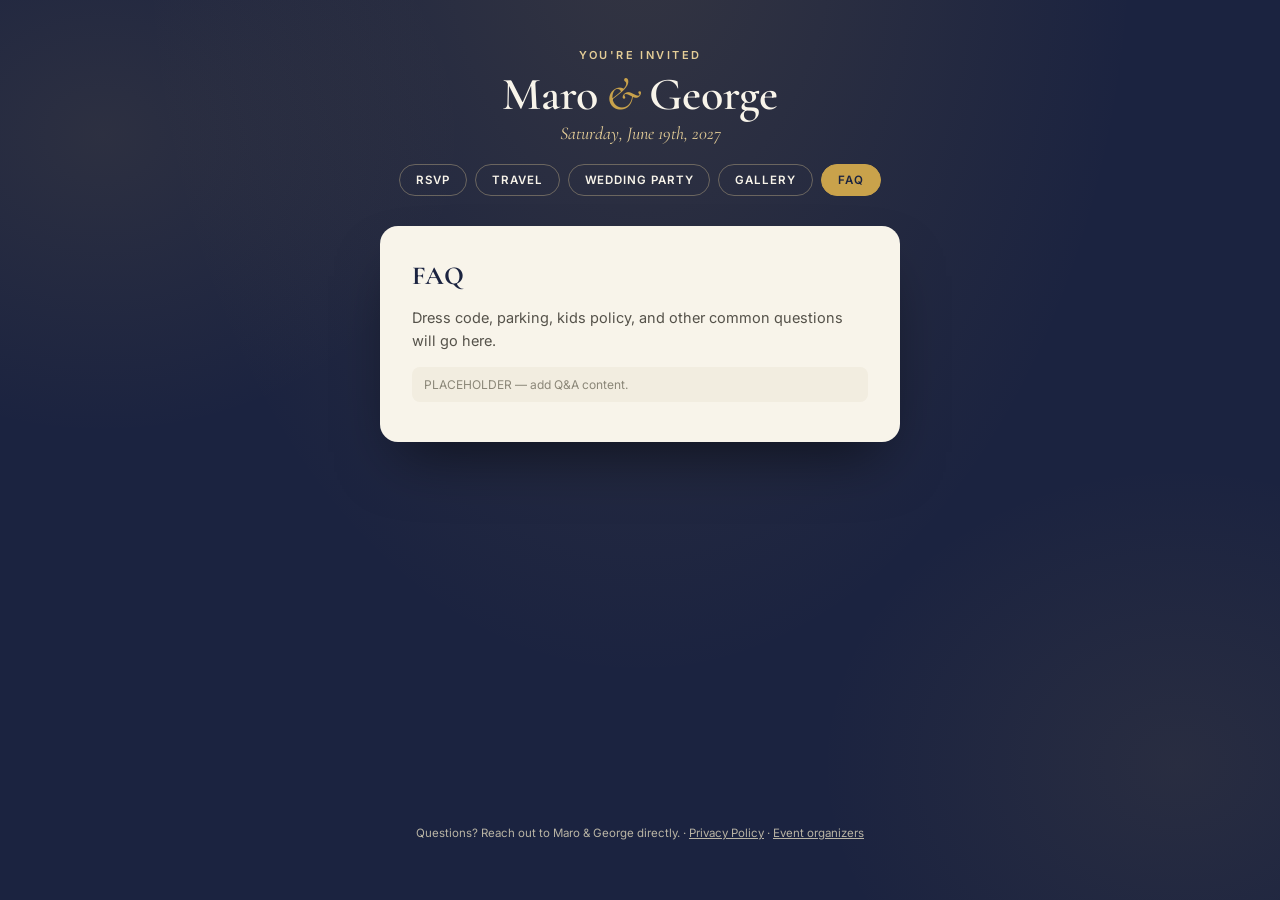
<file: wedding/faq/index.html>
<!DOCTYPE html>
<html lang="en">
<head>
<meta charset="UTF-8">
<meta name="viewport" content="width=device-width, initial-scale=1.0">
<title>FAQ — Maro & George</title>
<link rel="icon" type="image/png" href="../../engagement/favicon.png">
<link rel="stylesheet" href="../style.css">
</head>
<body>
<div class="stage">
  <div class="site-header">
    <div class="eyebrow">You're Invited</div>
    <h1 class="names">Maro<span class="ampersand">&amp;</span>George</h1>
    <div class="subline">Saturday, June 19th, 2027</div>
    <div class="nav-tabs">
      <a href="../">RSVP</a>
      <a href="../travel/">Travel</a>
      <a href="../wedding-party/">Wedding Party</a>
      <a href="../gallery/">Gallery</a>
      <a href="./" class="current">FAQ</a>
    </div>
  </div>
  <div class="content-wrap">
    <div class="card info-section">
      <h2>FAQ</h2>
      <p>Dress code, parking, kids policy, and other common questions will go here.</p>
      <div class="placeholder-note">PLACEHOLDER — add Q&amp;A content.</div>
    </div>
  </div>
  <footer class="site-footer">
    Questions? Reach out to Maro &amp; George directly. &middot;
    <a href="../../privacy/">Privacy Policy</a> &middot;
    <a id="organizerLink">Event organizers</a>
  </footer>
</div>
<script>
document.getElementById('organizerLink').addEventListener('click', () => { window.location.href = '../admin/'; });
</script>
</body>
</html>
</file>
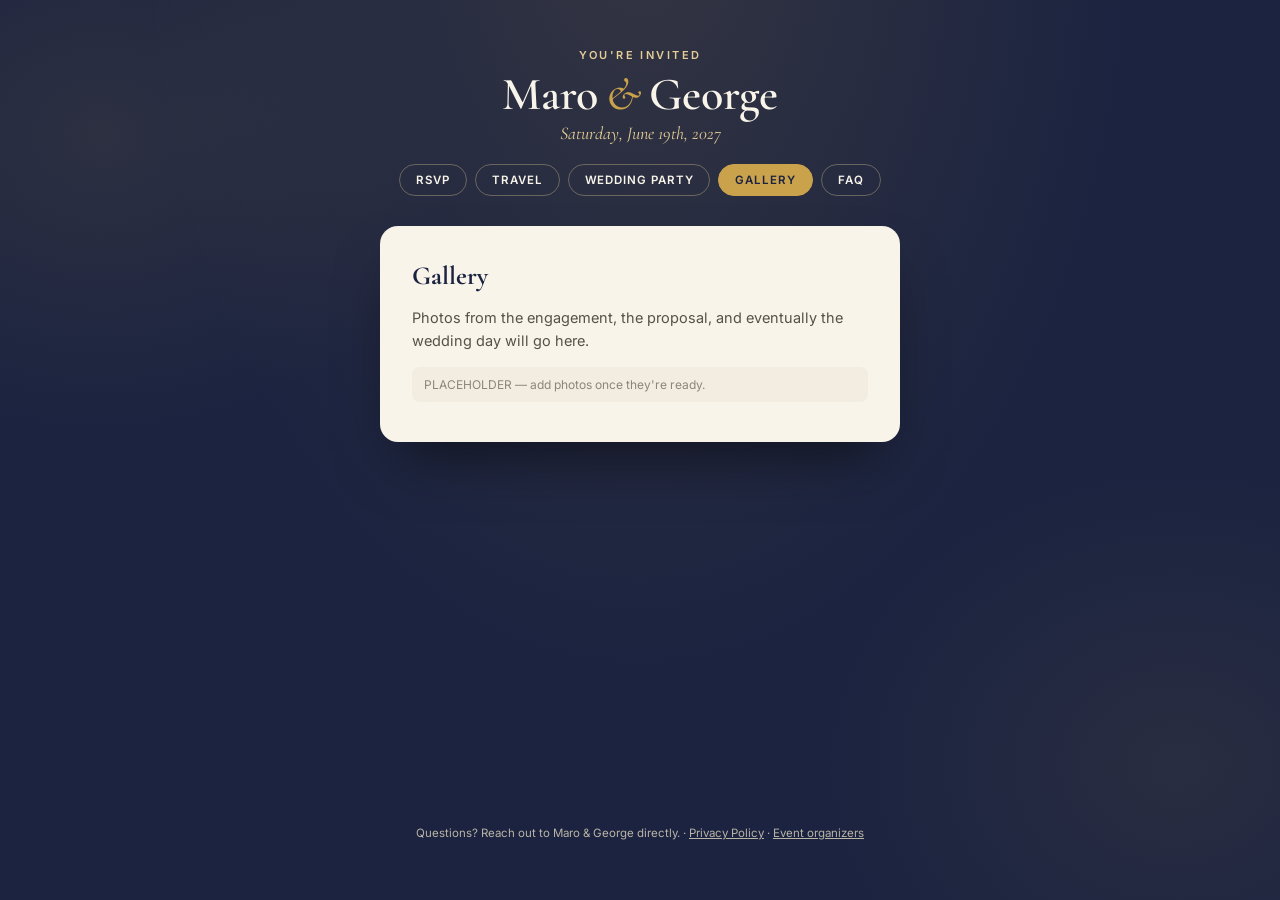
<file: wedding/gallery/index.html>
<!DOCTYPE html>
<html lang="en">
<head>
<meta charset="UTF-8">
<meta name="viewport" content="width=device-width, initial-scale=1.0">
<title>Gallery — Maro & George</title>
<link rel="icon" type="image/png" href="../../engagement/favicon.png">
<link rel="stylesheet" href="../style.css">
</head>
<body>
<div class="stage">
  <div class="site-header">
    <div class="eyebrow">You're Invited</div>
    <h1 class="names">Maro<span class="ampersand">&amp;</span>George</h1>
    <div class="subline">Saturday, June 19th, 2027</div>
    <div class="nav-tabs">
      <a href="../">RSVP</a>
      <a href="../travel/">Travel</a>
      <a href="../wedding-party/">Wedding Party</a>
      <a href="./" class="current">Gallery</a>
      <a href="../faq/">FAQ</a>
    </div>
  </div>
  <div class="content-wrap">
    <div class="card info-section">
      <h2>Gallery</h2>
      <p>Photos from the engagement, the proposal, and eventually the wedding day will go here.</p>
      <div class="placeholder-note">PLACEHOLDER — add photos once they're ready.</div>
    </div>
  </div>
  <footer class="site-footer">
    Questions? Reach out to Maro &amp; George directly. &middot;
    <a href="../../privacy/">Privacy Policy</a> &middot;
    <a id="organizerLink">Event organizers</a>
  </footer>
</div>
<script>
document.getElementById('organizerLink').addEventListener('click', () => { window.location.href = '../admin/'; });
</script>
</body>
</html>
</file>
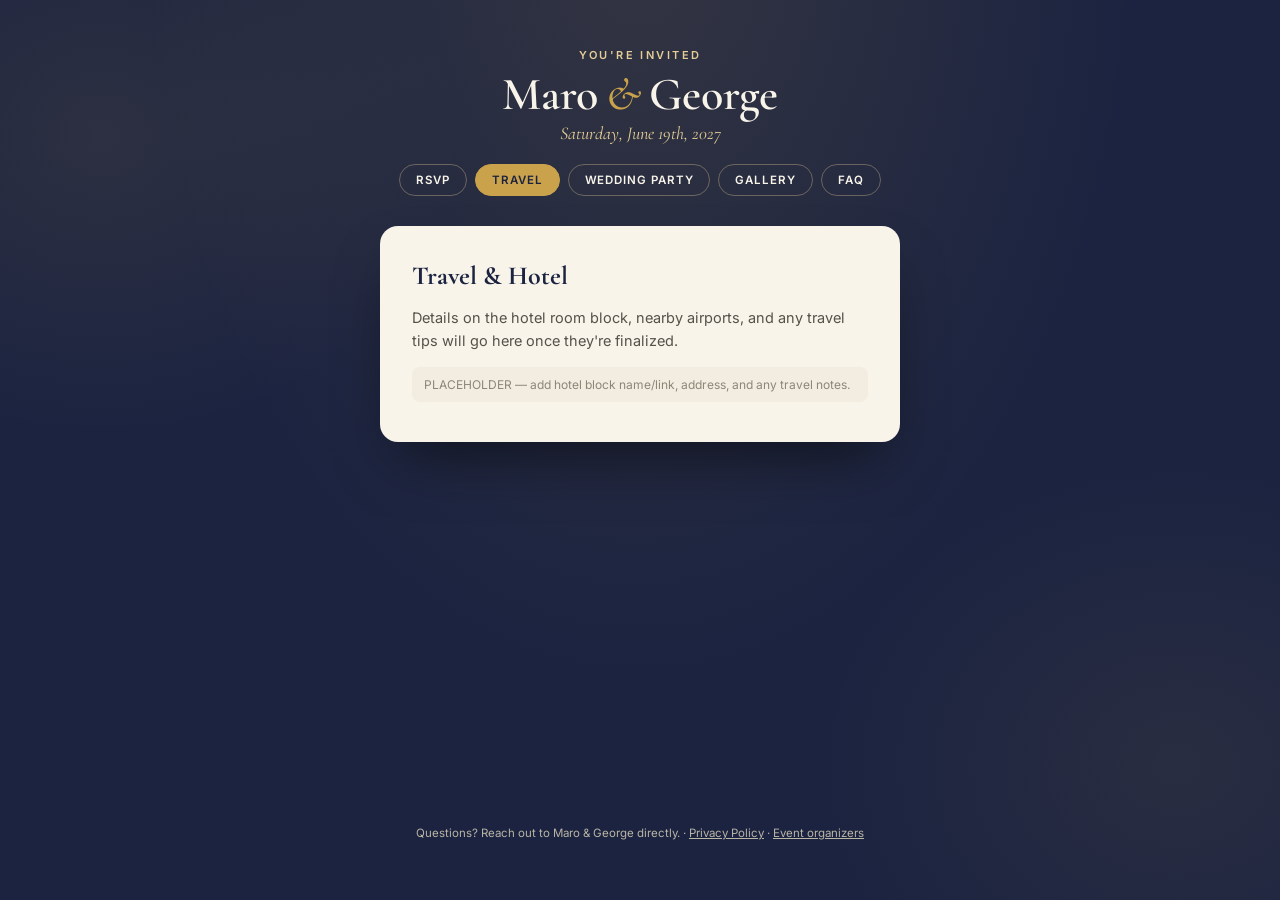
<file: wedding/travel/index.html>
<!DOCTYPE html>
<html lang="en">
<head>
<meta charset="UTF-8">
<meta name="viewport" content="width=device-width, initial-scale=1.0">
<title>Travel & Hotel — Maro & George</title>
<link rel="icon" type="image/png" href="../../engagement/favicon.png">
<link rel="stylesheet" href="../style.css">
</head>
<body>
<div class="stage">
  <div class="site-header">
    <div class="eyebrow">You're Invited</div>
    <h1 class="names">Maro<span class="ampersand">&amp;</span>George</h1>
    <div class="subline">Saturday, June 19th, 2027</div>
    <div class="nav-tabs">
      <a href="../">RSVP</a>
      <a href="./" class="current">Travel</a>
      <a href="../wedding-party/">Wedding Party</a>
      <a href="../gallery/">Gallery</a>
      <a href="../faq/">FAQ</a>
    </div>
  </div>
  <div class="content-wrap">
    <div class="card info-section">
      <h2>Travel &amp; Hotel</h2>
      <p>Details on the hotel room block, nearby airports, and any travel tips will go here once they're finalized.</p>
      <div class="placeholder-note">PLACEHOLDER — add hotel block name/link, address, and any travel notes.</div>
    </div>
  </div>
  <footer class="site-footer">
    Questions? Reach out to Maro &amp; George directly. &middot;
    <a href="../../privacy/">Privacy Policy</a> &middot;
    <a id="organizerLink">Event organizers</a>
  </footer>
</div>
<script>
document.getElementById('organizerLink').addEventListener('click', () => { window.location.href = '../admin/'; });
</script>
</body>
</html>
</file>
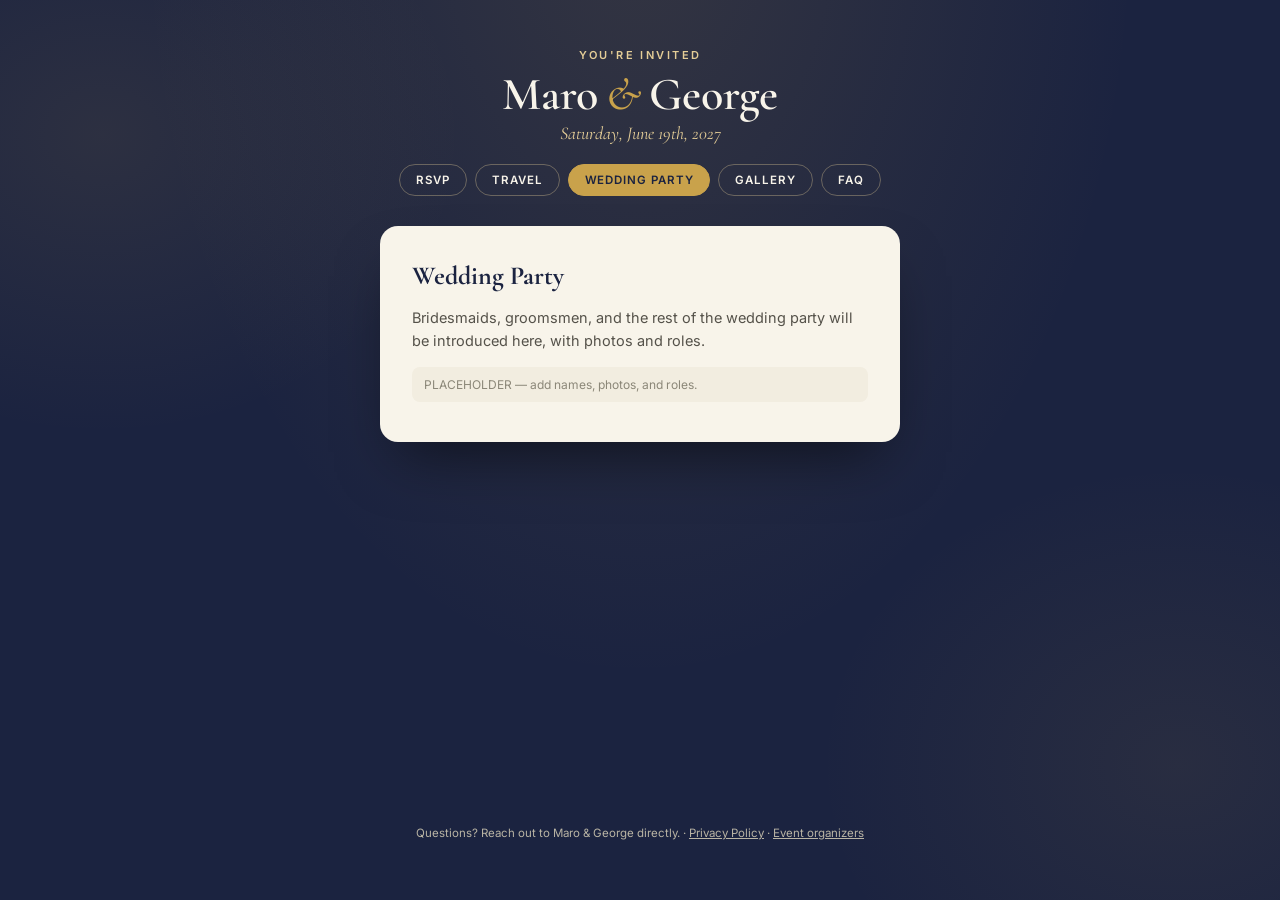
<file: wedding/wedding-party/index.html>
<!DOCTYPE html>
<html lang="en">
<head>
<meta charset="UTF-8">
<meta name="viewport" content="width=device-width, initial-scale=1.0">
<title>Wedding Party — Maro & George</title>
<link rel="icon" type="image/png" href="../../engagement/favicon.png">
<link rel="stylesheet" href="../style.css">
</head>
<body>
<div class="stage">
  <div class="site-header">
    <div class="eyebrow">You're Invited</div>
    <h1 class="names">Maro<span class="ampersand">&amp;</span>George</h1>
    <div class="subline">Saturday, June 19th, 2027</div>
    <div class="nav-tabs">
      <a href="../">RSVP</a>
      <a href="../travel/">Travel</a>
      <a href="./" class="current">Wedding Party</a>
      <a href="../gallery/">Gallery</a>
      <a href="../faq/">FAQ</a>
    </div>
  </div>
  <div class="content-wrap">
    <div class="card info-section">
      <h2>Wedding Party</h2>
      <p>Bridesmaids, groomsmen, and the rest of the wedding party will be introduced here, with photos and roles.</p>
      <div class="placeholder-note">PLACEHOLDER — add names, photos, and roles.</div>
    </div>
  </div>
  <footer class="site-footer">
    Questions? Reach out to Maro &amp; George directly. &middot;
    <a href="../../privacy/">Privacy Policy</a> &middot;
    <a id="organizerLink">Event organizers</a>
  </footer>
</div>
<script>
document.getElementById('organizerLink').addEventListener('click', () => { window.location.href = '../admin/'; });
</script>
</body>
</html>
</file>
<file: wedding/style.css>
@import url('https://fonts.googleapis.com/css2?family=Cormorant+Garamond:ital,wght@0,400;0,500;0,600;1,500&family=Great+Vibes&family=Inter:wght@400;500;600&display=swap');

:root{
  --indigo: #1B2340; --indigo-2: #262F52;
  --gold: #C9A24B; --gold-soft: #E4CD97;
  --ivory: #F8F4EA; --wine: #6B1F2B; --charcoal: #2A2A28;
}
*{ box-sizing: border-box; }
html,body{ margin:0; padding:0; background:var(--indigo); color:var(--ivory); font-family:'Inter',sans-serif; }

/* Decorative background so wide screens don't read as empty side margins */
body{
  background-image:
    radial-gradient(ellipse 600px 500px at 8% 15%, rgba(201,162,75,0.10), transparent 60%),
    radial-gradient(ellipse 600px 500px at 92% 85%, rgba(201,162,75,0.08), transparent 60%),
    radial-gradient(ellipse at 50% -10%, rgba(201,162,75,0.14), transparent 55%);
  background-attachment: fixed;
}

.stage{
  min-height:100vh; width:100%;
  display:flex; flex-direction:column; align-items:center;
  padding: 48px 20px 60px;
}

/* ---- First-load envelope intro ----
   A one-time "opening the invite" moment, built from real photographed
   envelope/seal assets (wedding/images/) rather than CSS or SVG shapes.
   Classes are prefixed wi- (kept as delivered) to stay self-contained.
   Shown once per browser session -- see sessionStorage check in index.html. */
/* Wedding intro overlay — drop-in styles.
   Include this stylesheet on the guest-facing page (or paste it into the
   page's existing stylesheet). All classes are prefixed wi- to avoid
   clashing with the site's own styles. */

/* --- Overlay --- */
.wi-overlay{
  position:fixed; inset:0; z-index:9999;
  display:flex; align-items:center; justify-content:center;
  background:#1B2340; cursor:pointer;
  transition:opacity .3s ease;
}
.wi-overlay.wi-hidden{ opacity:0; pointer-events:none; }

/* --- Envelope stage (3:2 photo frame) --- */
.wi-stage{
  position:relative;
  width:min(96vw, 1000px, 144vh);
  aspect-ratio:3 / 2;
  perspective:1000px;
  box-shadow:0 30px 80px rgba(0,0,0,0.55);
  border-radius:4px;
  transition:transform .5s ease .5s, opacity .4s ease .5s;
}
.wi-overlay.wi-opening .wi-stage{ transform:translateY(6%); opacity:0; }

.wi-open, .wi-closed, .wi-flap{
  position:absolute; inset:0;
  background-size:cover; background-position:center; background-repeat:no-repeat;
}
.wi-open{ background-image:url(images/envelope-open.jpg); z-index:0; }
.wi-closed{
  background-image:url(images/envelope-closed.jpg); z-index:1;
  transition:opacity .45s ease .18s;
}
.wi-overlay.wi-opening .wi-closed{ opacity:0; }

/* The flap is the closed photo clipped to the flap triangle.
   Triangle measured from the photo (overlay-verified):
   top corners (14.5%, 13.5%) and (85.2%, 13.5%), apex (50%, 35.9%). */
.wi-flap{
  background-image:url(images/envelope-closed.jpg); z-index:2;
  clip-path:polygon(14.5% 13.5%, 85.2% 13.5%, 50% 35.9%);
  transform-origin:top center;
  backface-visibility:hidden; -webkit-backface-visibility:hidden;
  transition:transform .55s cubic-bezier(.45,0,.25,1) .08s;
}
.wi-overlay.wi-opening .wi-flap{ transform:rotateX(170deg); }

/* The seal is a cutout of the closed photo (flood-fill, frame measured
   from the photo: left 40.16%, top 37.27%, width 18.80%). */
.wi-seal{
  position:absolute; z-index:3;
  left:40.16%; top:37.27%; width:18.80%; height:auto;
  filter:drop-shadow(0 6px 8px rgba(0,0,0,0.4));
  transition:transform .3s cubic-bezier(.5,0,.3,1) .05s, opacity .3s ease .05s;
}
.wi-overlay.wi-opening .wi-seal{ transform:translateY(-55%) scale(.92); opacity:0; }

/* --- The letter (grows out of the envelope into the page) --- */
.wi-letter{
  position:fixed; inset:0; z-index:5;
  overflow:hidden; border-radius:6px;
  background:#fbf7ea;
  box-shadow:0 30px 80px rgba(0,0,0,0.5);
  opacity:0;
  display:flex; align-items:center; justify-content:center; text-align:center;
  transition:transform .95s cubic-bezier(.4,0,.2,1) .22s,
             opacity .3s ease .22s,
             border-radius .95s ease .22s,
             box-shadow .95s ease .22s;
}
.wi-overlay.wi-opening .wi-letter{ opacity:1; border-radius:0; box-shadow:none; }
.wi-letter-inner{ padding:40px 22px; }
.wi-letter-eyebrow{
  font-family:'Cormorant Garamond', serif; font-weight:600;
  font-size:12px; letter-spacing:0.34em; text-transform:uppercase;
  color:#8b7a52; margin-bottom:18px;
}
.wi-letter-names{
  font-family:'Great Vibes', cursive; font-weight:400;
  font-size:clamp(48px, 10vw, 96px); line-height:1.05;
  color:#3b3125; margin:0 0 10px;
}
.wi-letter-rule{ width:110px; height:1px; background:#c9a86a; margin:22px auto; }
.wi-letter-date{
  font-family:'Cormorant Garamond', serif; font-weight:600;
  font-size:clamp(15px, 2.4vw, 20px); letter-spacing:0.24em; text-transform:uppercase;
  color:#5a4a28;
}

/* --- Tap hint --- */
.wi-hint{
  position:absolute; bottom:7%; left:0; right:0; text-align:center;
  font-size:11px; letter-spacing:0.22em; text-transform:uppercase;
  color:#d8c493; opacity:0; animation:wi-hint-fade 1s ease 1s forwards;
  z-index:6;
}
.wi-overlay.wi-opening .wi-hint{ animation:none; opacity:0; }
@keyframes wi-hint-fade{ to{ opacity:0.85; } }

@media (prefers-reduced-motion: reduce){
  .wi-overlay{ display:none !important; }
}

/* ---- Shared nav / header ---- */
.site-header{ width:100%; max-width:1100px; text-align:center; margin-bottom: 30px; }
.eyebrow{ text-transform:uppercase; letter-spacing:0.22em; font-size:11px; color:var(--gold-soft); font-weight:600; margin:0 0 8px; }
h1.names{ font-family:'Cormorant Garamond',serif; font-weight:600; font-size:46px; margin:0 0 4px; line-height:1.05; color:var(--ivory); }
.ampersand{ color:var(--gold); font-style:italic; font-weight:500; padding:0 8px; }
.subline{ font-family:'Cormorant Garamond',serif; font-style:italic; font-size:18px; color:var(--gold-soft); margin:0 0 20px; }

.nav-tabs{ display:flex; gap:8px; flex-wrap:wrap; justify-content:center; }
.nav-tabs a{
  font-size:11.5px; text-transform:uppercase; letter-spacing:0.08em; font-weight:600;
  color: var(--ivory); text-decoration:none; padding:8px 16px; border-radius:20px;
  border:1px solid rgba(228,205,151,0.35); transition: all 150ms ease;
}
.nav-tabs a:hover{ background: rgba(228,205,151,0.12); }
.nav-tabs a.current{ background:var(--gold); border-color:var(--gold); color:var(--indigo); }

/* ---- Main content width ---- */
/* flex:1 lets this stretch to fill any leftover vertical space in .stage,
   which is what pushes the footer down to the bottom of the screen on
   short pages (FAQ with few questions, a short RSVP form, etc.) instead of
   the footer just trailing right after the content block. On a tall page
   this does nothing — the content already fills the space on its own. */
.content-wrap{ width:100%; max-width:1100px; flex:1 0 auto; }

/* Two-column hero — only used on the homepage. Collapses to one column
   below 900px so the phone layout stays exactly as narrow/clean as before. */
.hero-grid{ display:grid; grid-template-columns:1fr; gap:36px; align-items:start; }
@media (min-width: 900px){
  .hero-grid{ grid-template-columns: 1fr 1fr; align-items:center; gap:60px; }
}

.hero-left{ display:flex; flex-direction:column; align-items:center; text-align:center; }
@media (min-width: 900px){ .hero-left{ align-items:flex-start; text-align:left; } }

.photo-slot{
  width:100%; max-width:380px; aspect-ratio: 4/5; border-radius:18px;
  border:1.5px dashed rgba(228,205,151,0.5);
  display:flex; align-items:center; justify-content:center; text-align:center;
  color: var(--gold-soft); font-family:'Cormorant Garamond',serif; font-style:italic; font-size:16px;
  padding:24px; margin-top:10px;
}

/* ---- Card (RSVP form, info pages, etc.) ---- */
.card{
  background:var(--ivory); color:var(--charcoal); width:100%; max-width:520px;
  border-radius:18px; padding: 34px 32px 40px; box-shadow: 0 30px 60px -20px rgba(0,0,0,0.55);
  animation: rise 700ms ease-out both; margin: 0 auto;
}
@keyframes rise{ from{opacity:0; transform:translateY(18px);} to{opacity:1; transform:translateY(0);} }

.back-link{
  display:inline-block; font-size:11px; text-transform:uppercase; letter-spacing:0.08em; font-weight:600;
  color:#8b8778; text-decoration:none; margin-bottom:14px; border-bottom:1px solid transparent; transition:all 150ms ease;
}
.back-link:hover{ color:var(--wine); border-bottom-color:var(--wine); }

.divider{ display:flex; align-items:center; gap:10px; margin:22px 0; }
.divider .line{ flex:1; height:1px; background:linear-gradient(90deg,transparent,var(--gold-soft),transparent); }
.divider .mark{ color:var(--gold); font-size:14px; }

.field{ margin-bottom:16px; }
.field label{ display:block; font-size:11px; text-transform:uppercase; letter-spacing:0.12em; color:#8b8778; font-weight:600; margin-bottom:6px; }
.field input, .field textarea{ width:100%; padding:12px 14px; border-radius:8px; border:1.5px solid #ddd6c4; font-family:'Inter',sans-serif; font-size:16px; }
.field textarea{ min-height:80px; resize:vertical; }

.btn{ width:100%; padding:14px; border-radius:10px; border:none; background:var(--wine); color:var(--ivory); font-weight:600; font-size:15px; cursor:pointer; margin-top:6px; }
.btn.secondary{ background:var(--indigo); }
.btn:disabled{ opacity:0.5; cursor:default; }

.member-block{ border:1.5px solid #eee6d4; border-radius:12px; padding:16px; margin-bottom:14px; }
.member-name{ font-family:'Cormorant Garamond',serif; font-size:20px; color:var(--indigo); font-weight:600; margin-bottom:12px; }
.choice-group{ margin-bottom:10px; }
.choice-group .q{ font-size:12px; font-weight:600; color:#8b8778; text-transform:uppercase; letter-spacing:0.08em; margin-bottom:6px; }
.choice-row{ display:flex; gap:10px; }
.choice-btn{ flex:1; padding:11px 8px; border-radius:8px; border:1.5px solid #ddd6c4; background:#fff; font-family:'Inter',sans-serif; font-weight:600; font-size:14px; color:var(--charcoal); cursor:pointer; transition:all 160ms ease; }
.choice-btn:hover{ border-color:var(--gold); }
.choice-btn.selected-yes{ background:var(--wine); border-color:var(--wine); color:var(--ivory); }
.choice-btn.selected-no{ background:var(--indigo); border-color:var(--indigo); color:var(--ivory); }

.deadline-banner{ background:#F2EDE0; border-radius:10px; padding:10px 14px; font-size:13px; color:var(--indigo); text-align:center; margin-bottom:20px; font-weight:600; }
.loading, .error-box{ text-align:center; padding:60px 20px; color:var(--ivory); font-family:'Cormorant Garamond',serif; font-size:19px; }
.not-found{ text-align:center; padding:10px 0 0; color:#55524a; font-size:14px; line-height:1.6; }

.match-list{ margin-top:14px; }
.match-list-label{ font-size:12px; text-transform:uppercase; letter-spacing:0.1em; color:#8b8778; font-weight:600; margin-bottom:12px; text-align:center; }
.match-grid{ display:grid; grid-template-columns:1fr; gap:12px; }
@media (min-width:430px){ .match-grid{ grid-template-columns:1fr 1fr; } }
.match-card{
  background:#F8F4EA; border:1.5px solid #ddd6c4; border-radius:12px; padding:16px 14px;
  display:flex; flex-direction:column; text-align:center;
}
.match-name{ font-family:'Cormorant Garamond',serif; font-size:17px; font-weight:600; color:var(--indigo); margin-bottom:8px; }
.match-members{ flex:1; margin-bottom:14px; }
.match-member-name{ font-size:12.5px; color:#55524a; line-height:1.7; }
.match-confirm-btn{
  width:100%; padding:9px 14px; border-radius:8px; border:none; margin-top:auto;
  background:var(--wine); color:var(--ivory); font-weight:600; font-size:12.5px; cursor:pointer;
  transition: background 150ms ease;
}
.match-confirm-btn:hover{ background:#551a24; }
.match-none{ text-align:center; font-size:12.5px; color:#8b8778; margin-top:16px; }

.registry-box{ background:#F2EDE0; border-radius:12px; padding:18px; margin-top:22px; text-align:center; }
.registry-box h3{ font-family:'Cormorant Garamond',serif; color:var(--indigo); margin:0 0 10px; font-size:19px; }
.registry-box a{ display:inline-block; margin:4px 6px; color:var(--wine); font-weight:600; font-size:13.5px; text-decoration:underline; }

.confirmation{ text-align:center; }
.confirmation .check{ font-size:40px; color:var(--wine); margin-bottom:10px; }
.confirmation h2{ font-family:'Cormorant Garamond',serif; color:var(--indigo); font-size:26px; margin:0 0 8px; }
.confirmation p{ color:#55524a; font-size:14.5px; line-height:1.6; margin:0 0 18px; }

.gate-wrap{ max-width:340px; margin:100px auto 0; text-align:center; }
.gate-wrap input{ width:100%; padding:12px 14px; border-radius:8px; border:1.5px solid #ddd6c4; margin:14px 0; font-size:16px; }

.info-section h2{ font-family:'Cormorant Garamond',serif; color:var(--indigo); font-size:26px; margin:0 0 10px; }
.info-section p{ color:#55524a; font-size:14.5px; line-height:1.6; }
.placeholder-note{ background:#F2EDE0; border-radius:8px; padding:10px 12px; font-size:12px; color:#8b8778; margin-top:14px; }

footer.site-footer{ text-align:center; margin-top:34px; font-size:11.5px; color:#b9b4a4; }
footer.site-footer a{ color:#b9b4a4; cursor:pointer; text-decoration:underline; }
</file>
